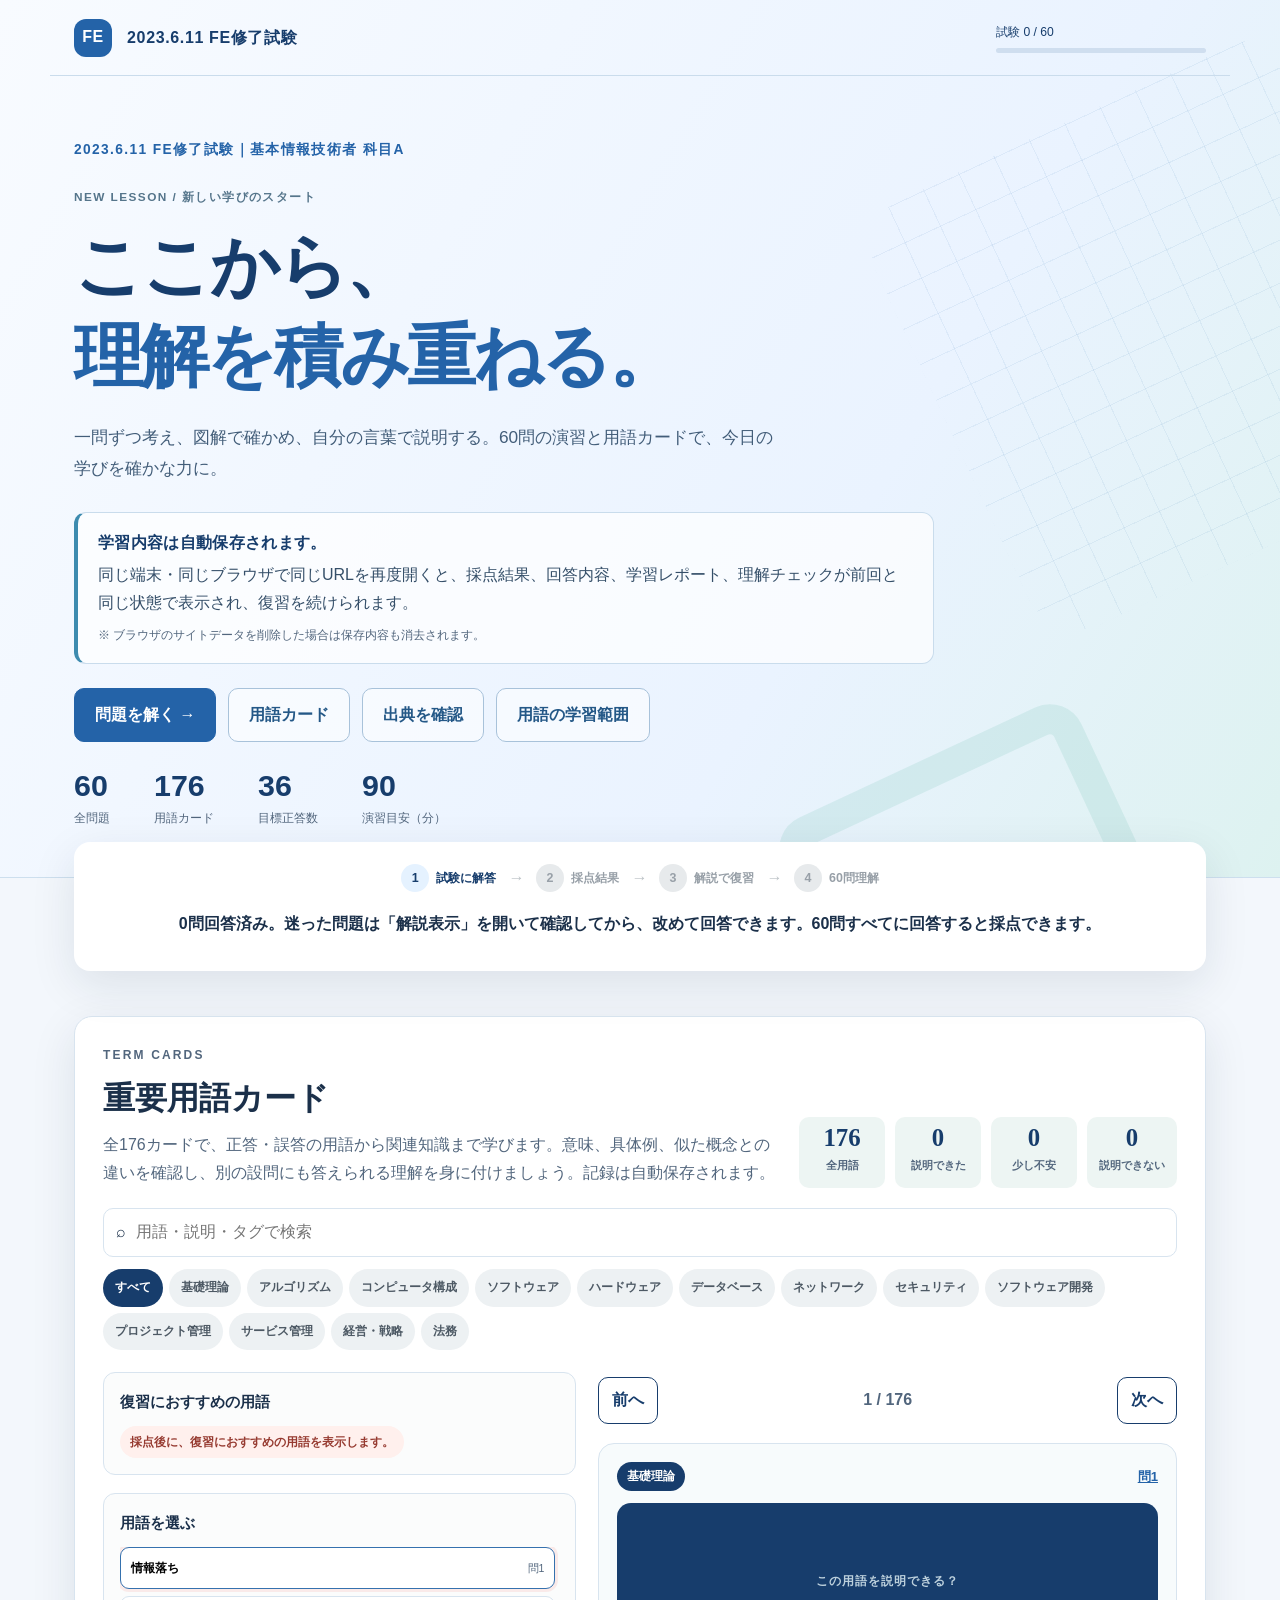
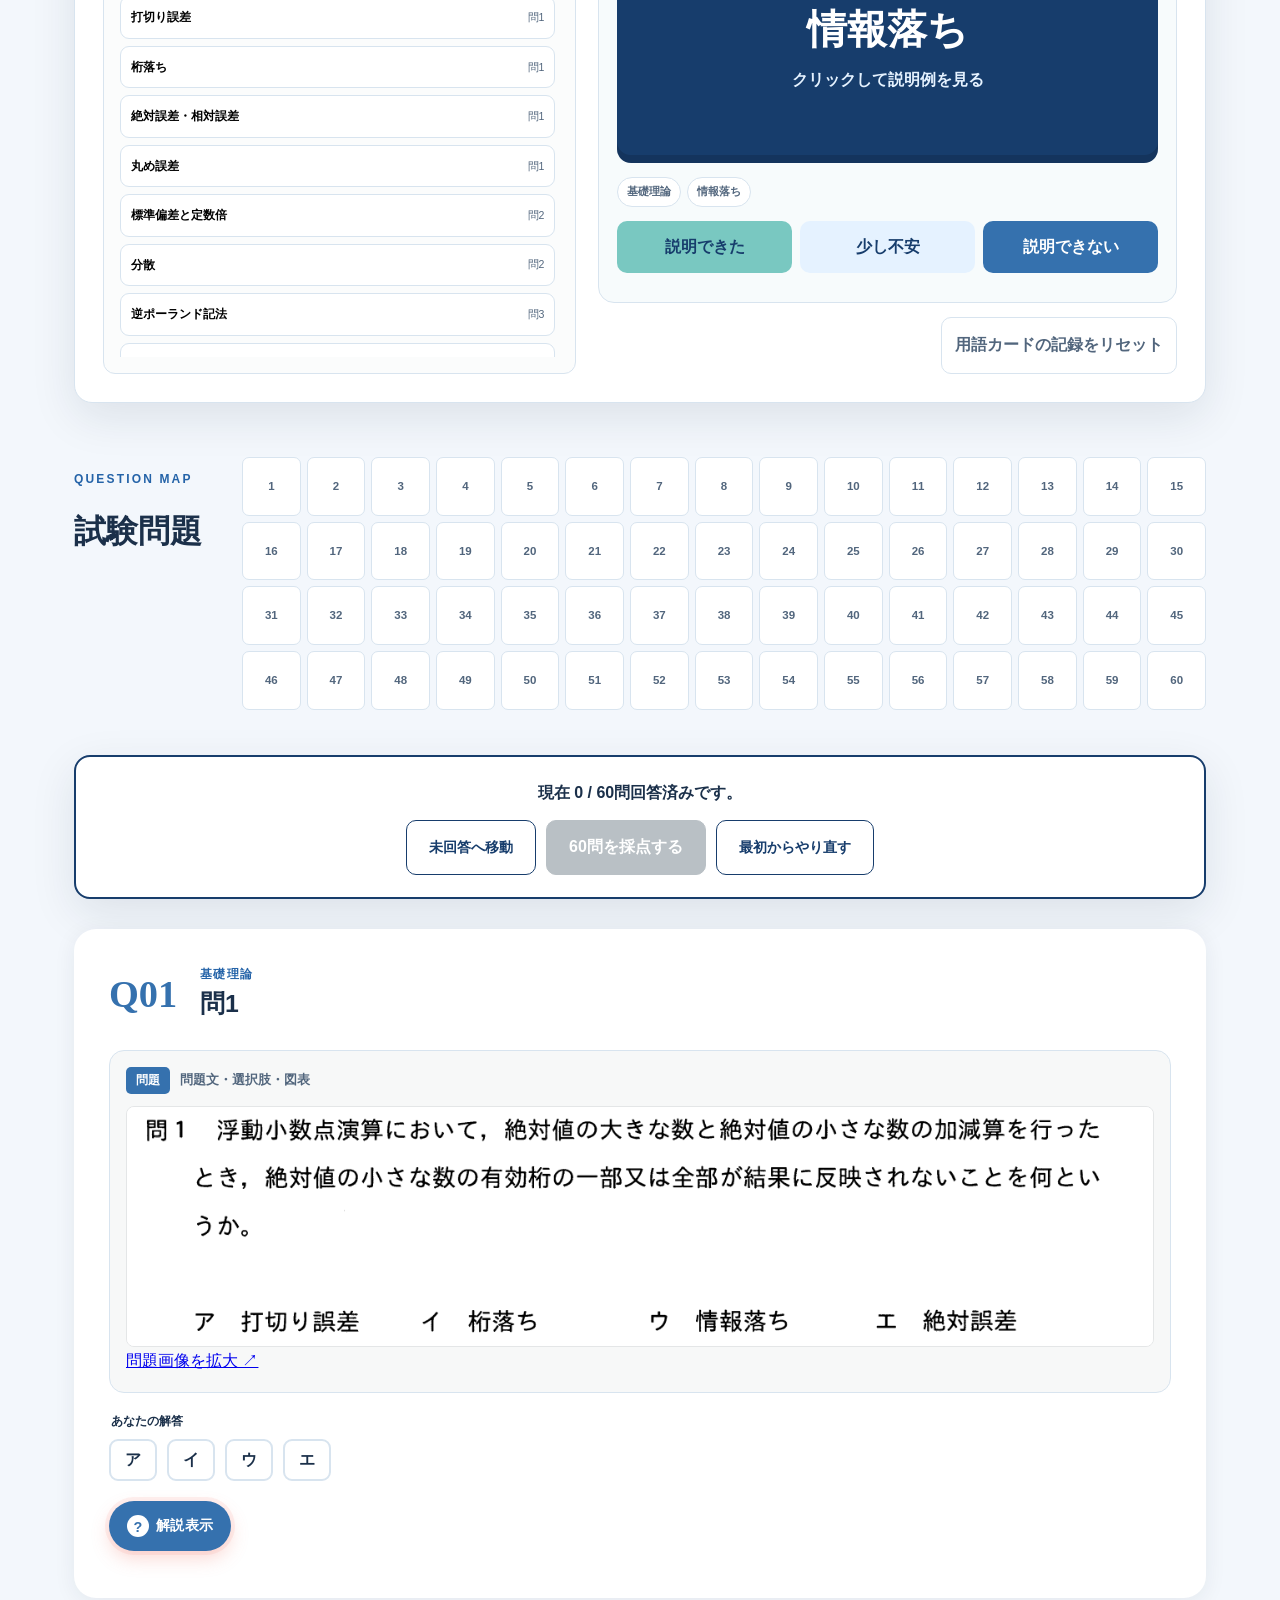
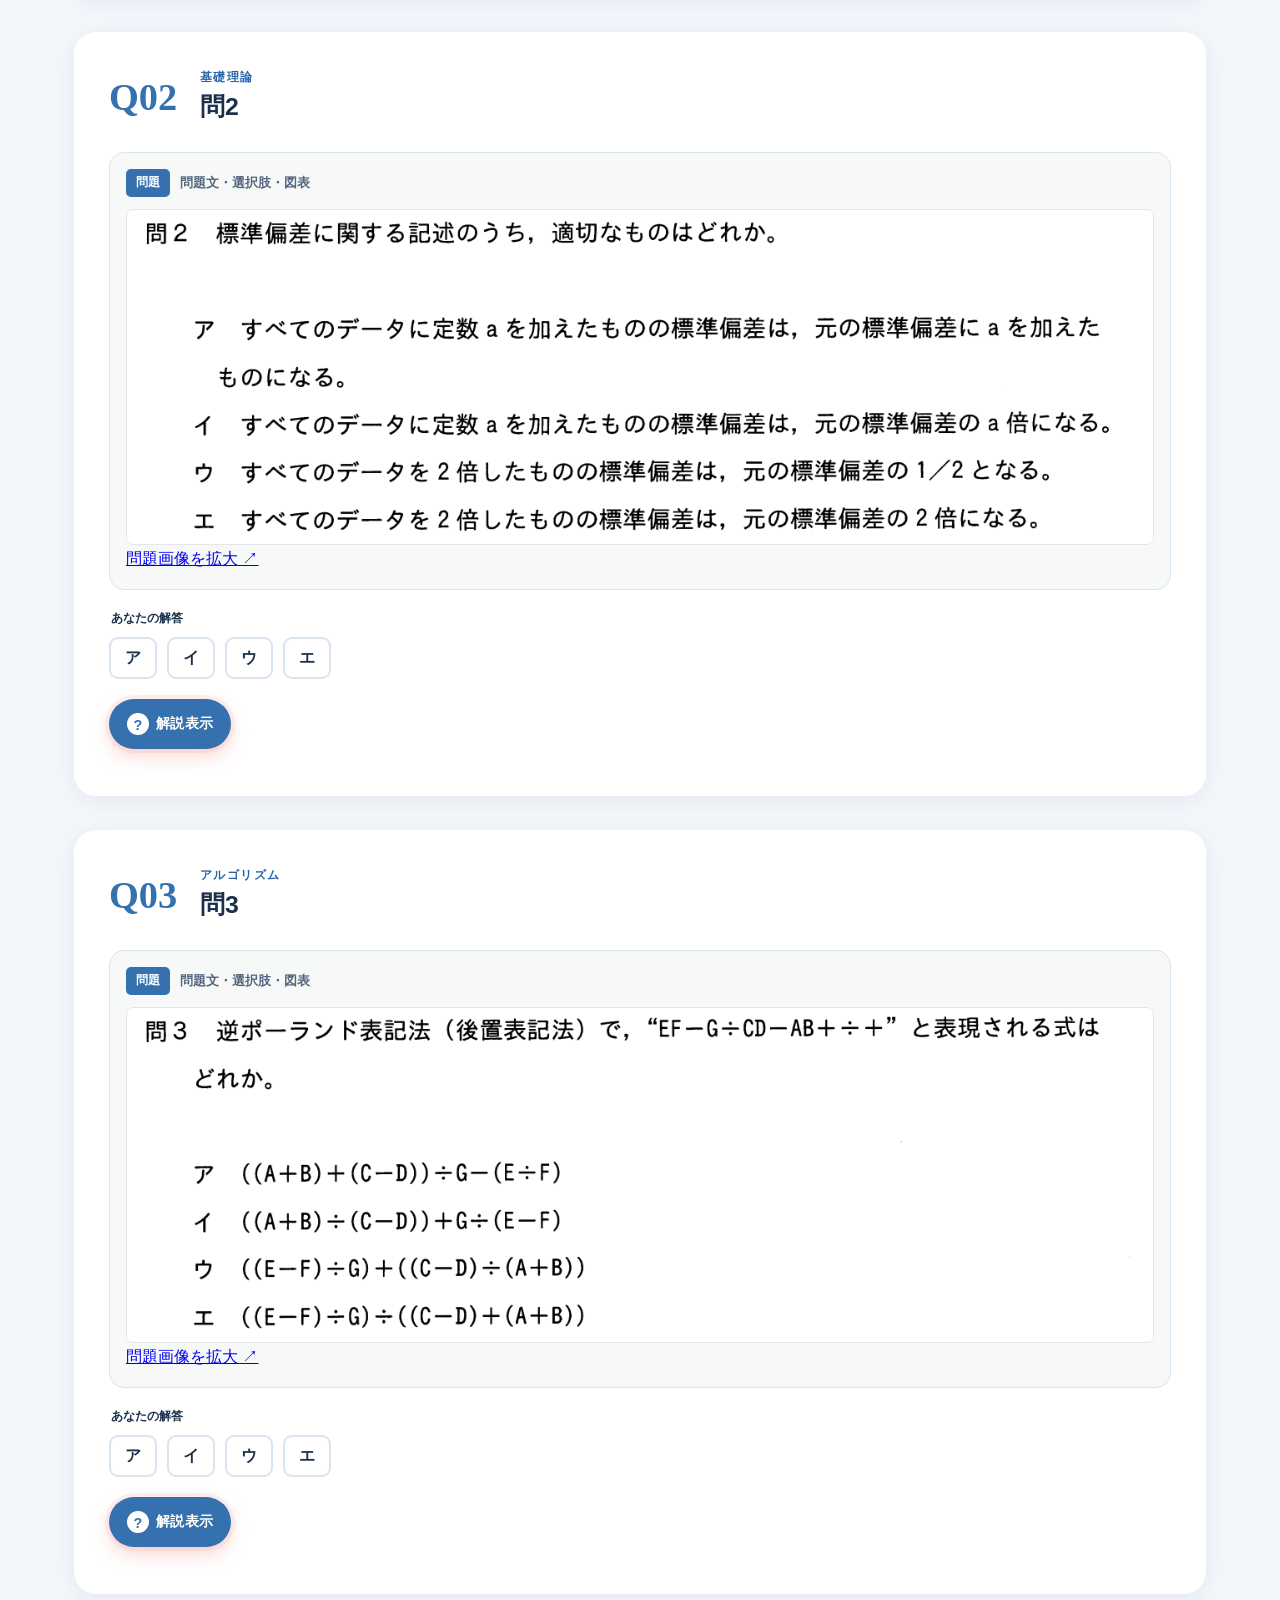
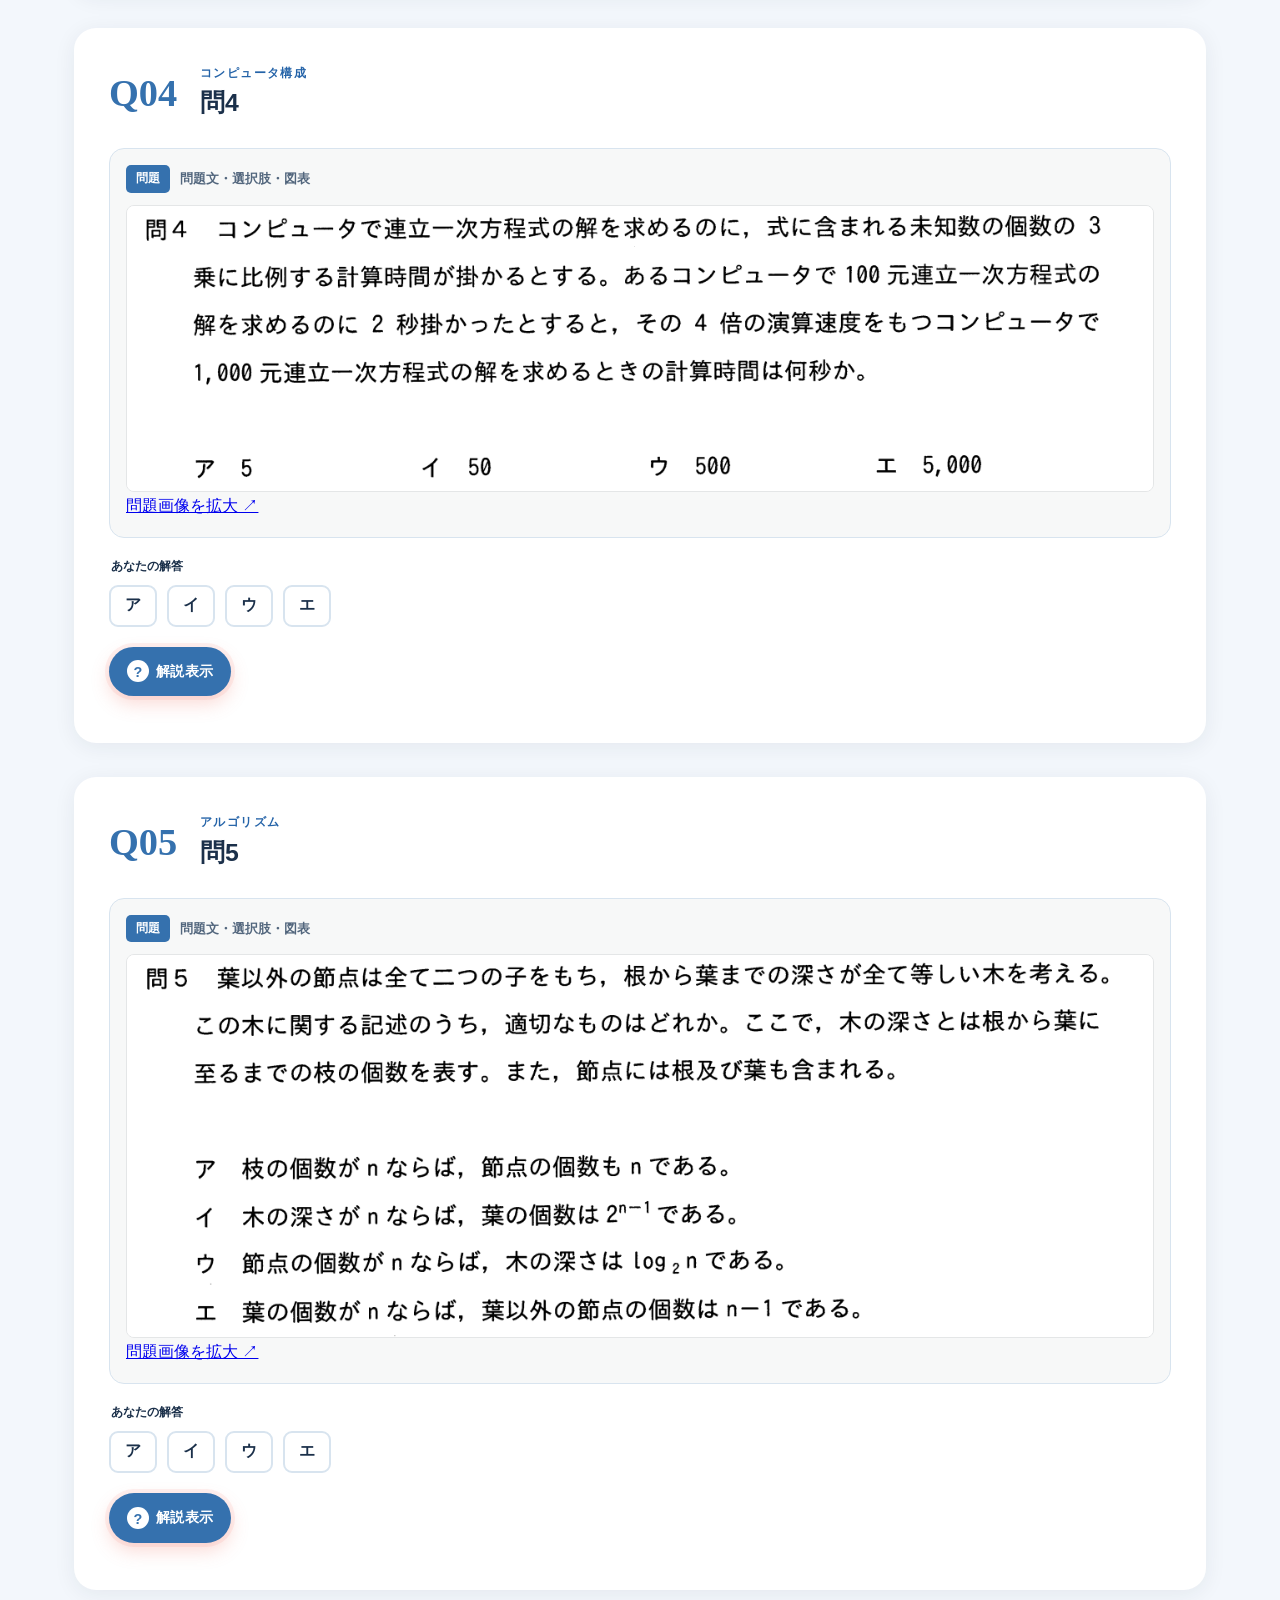
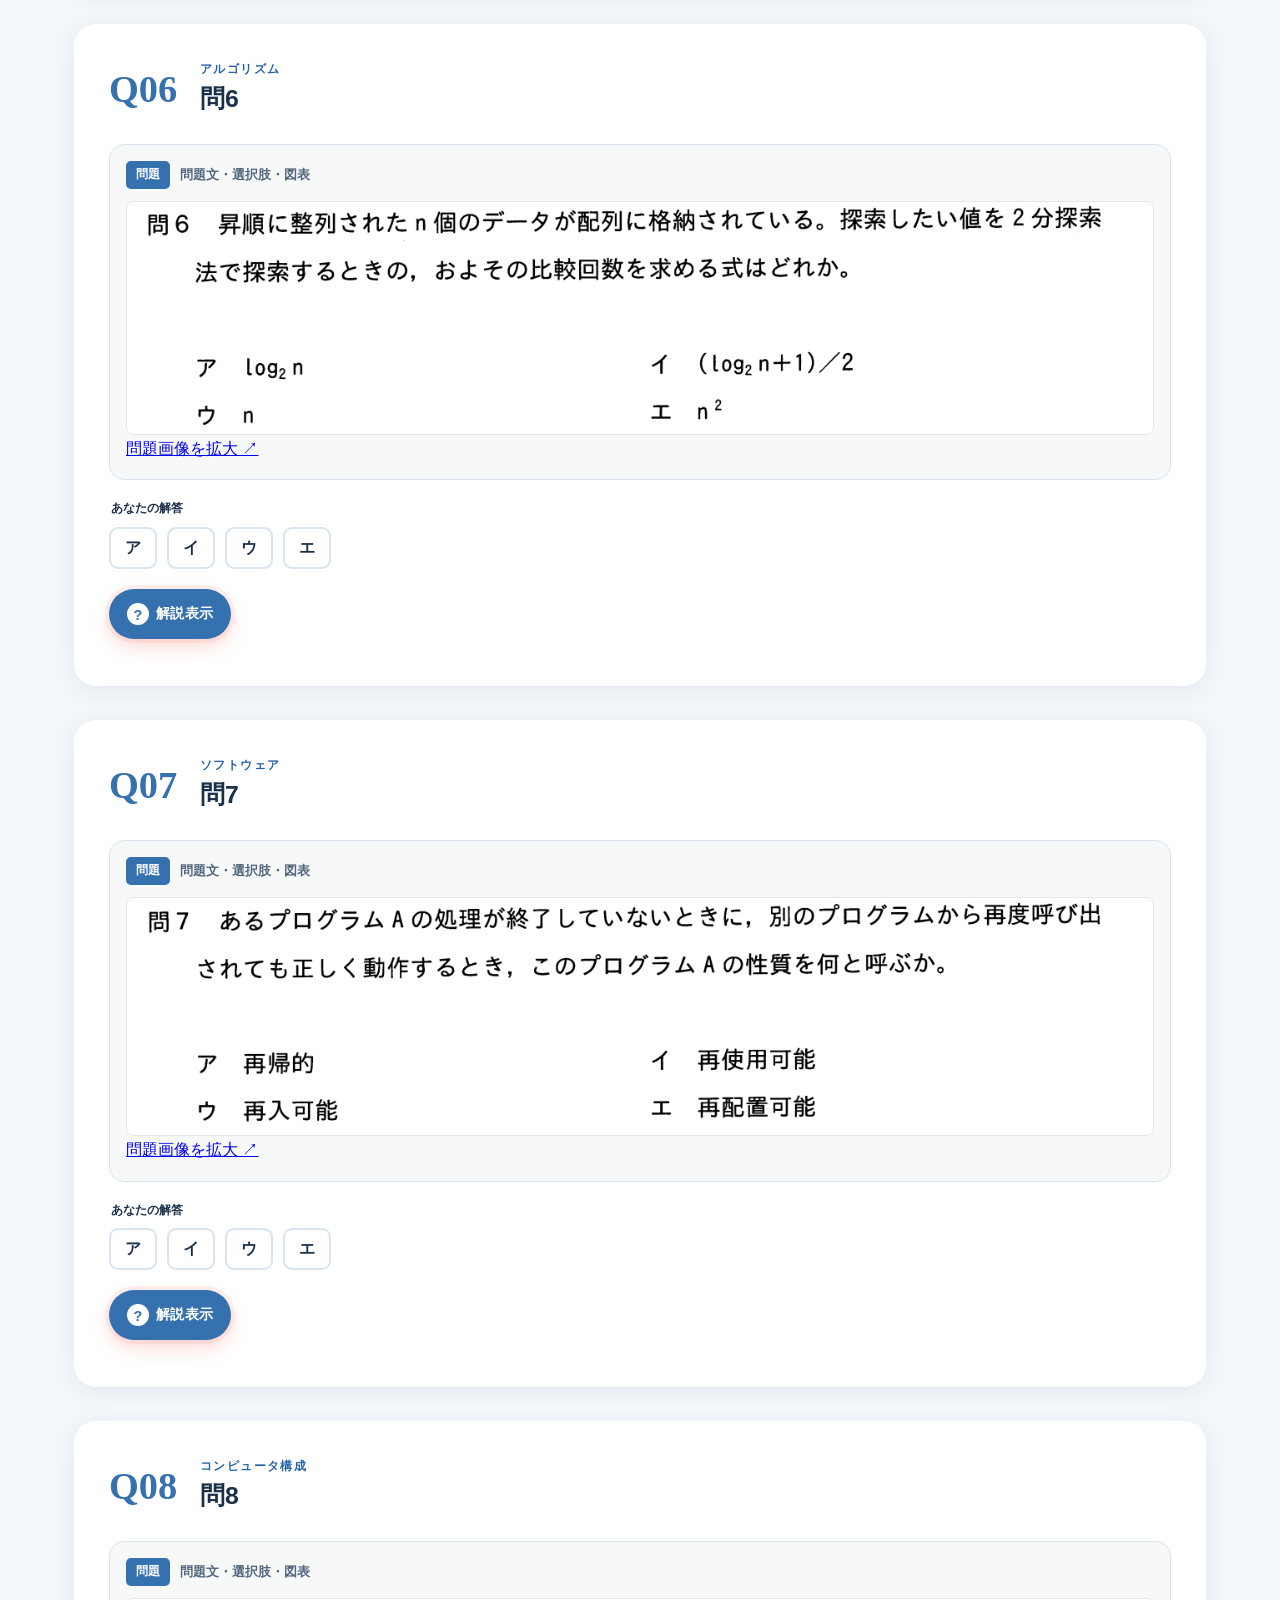
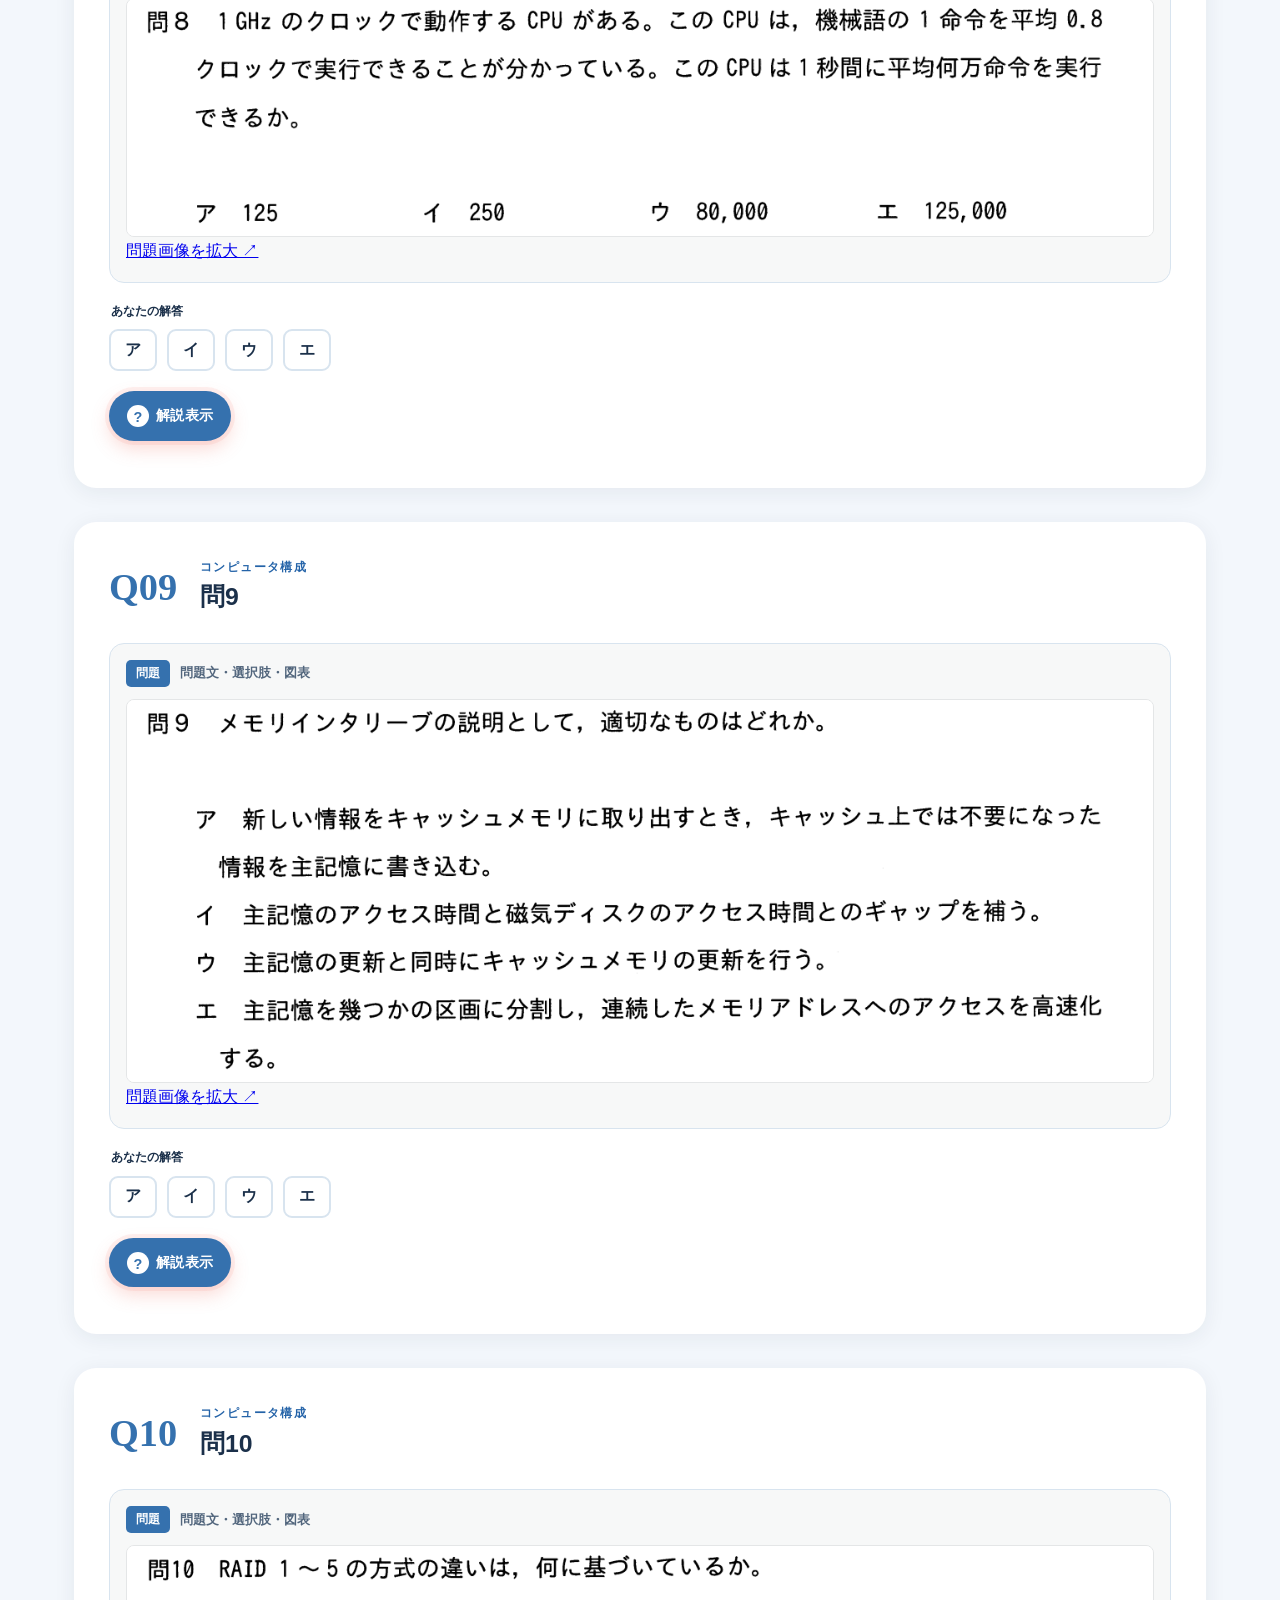
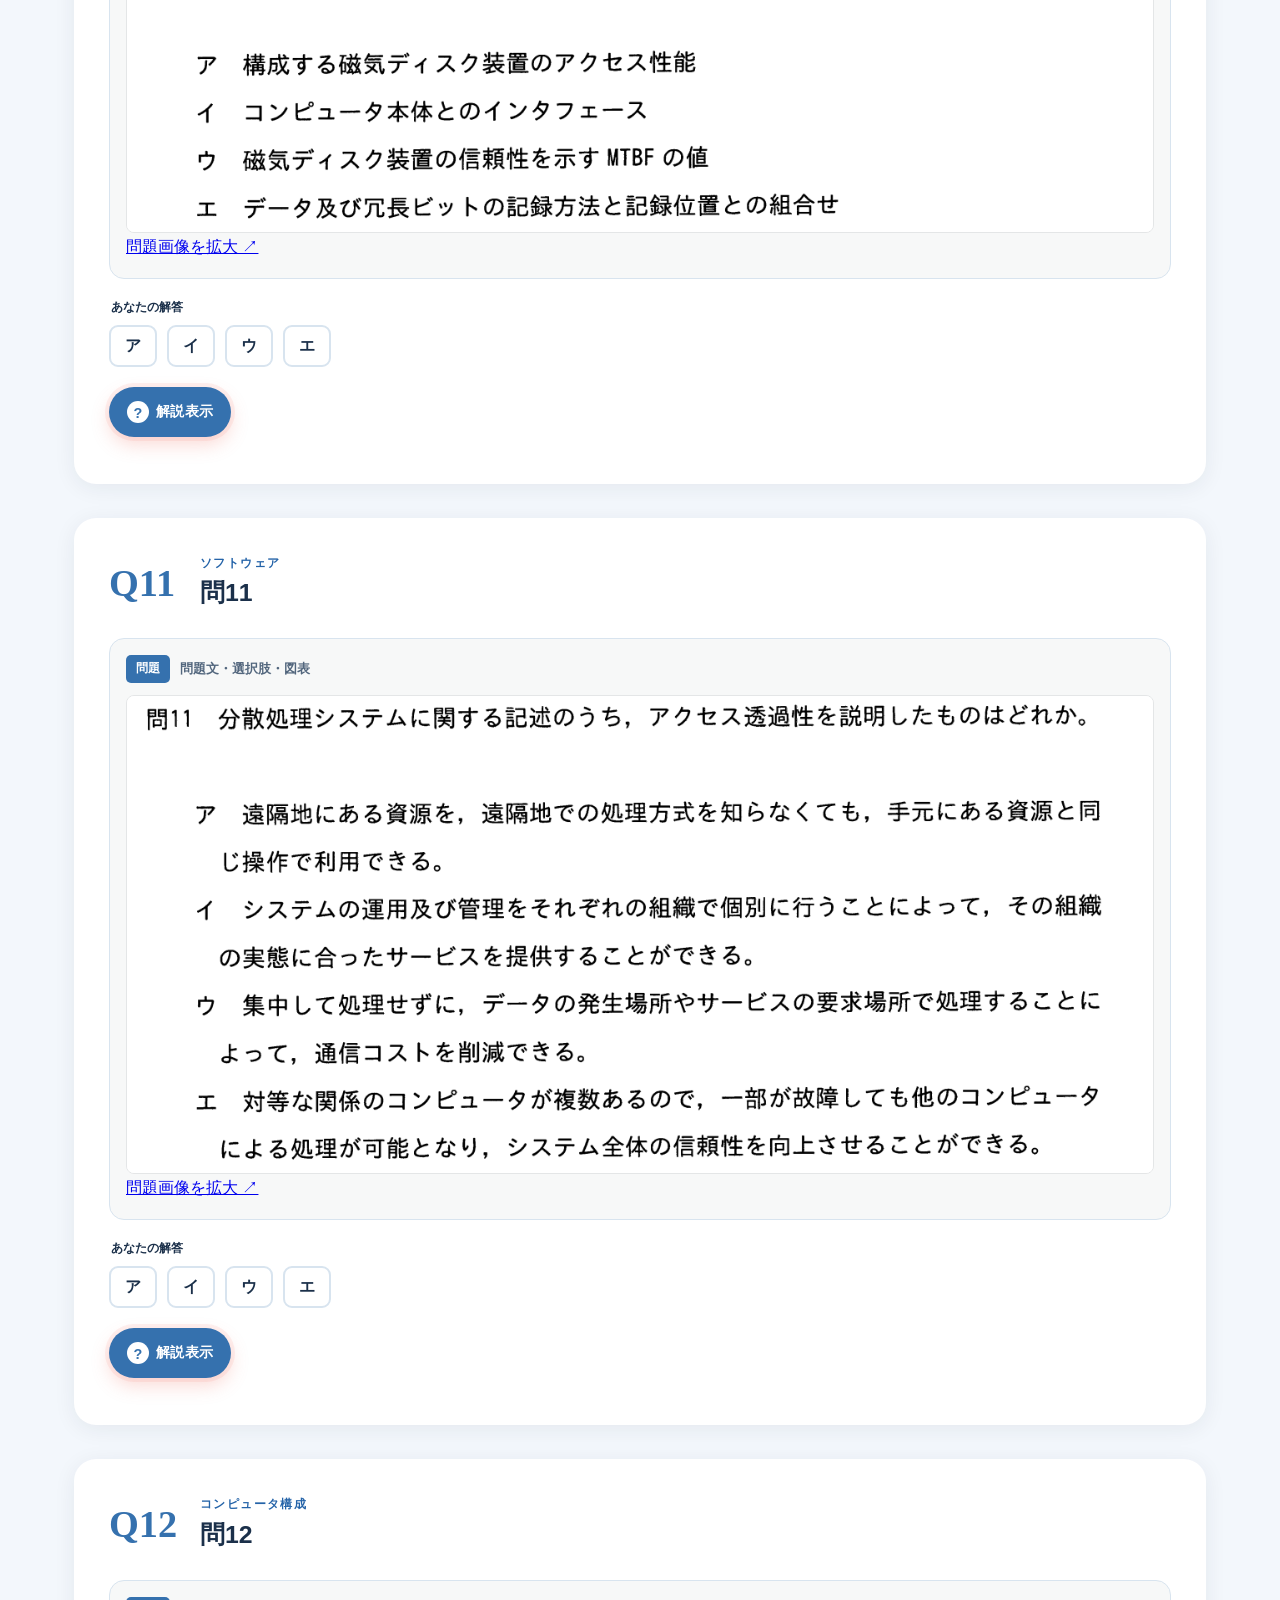
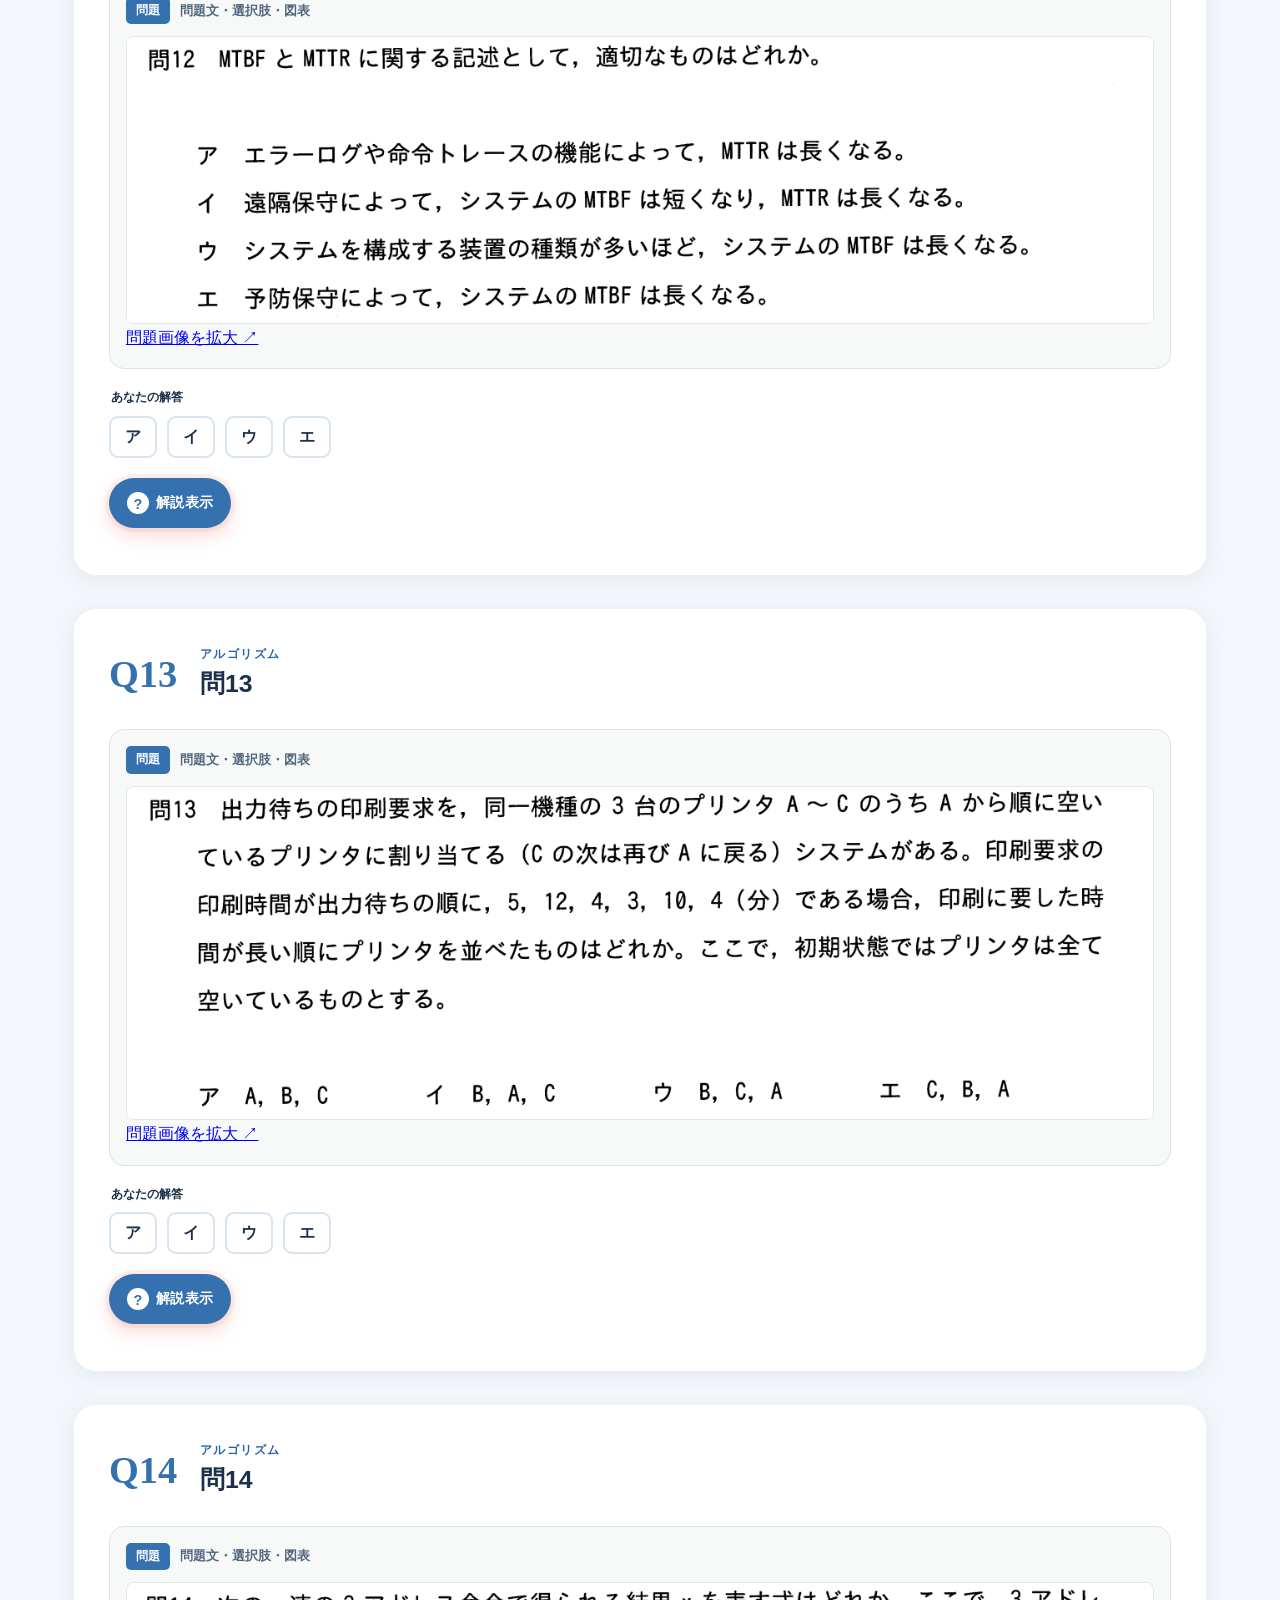
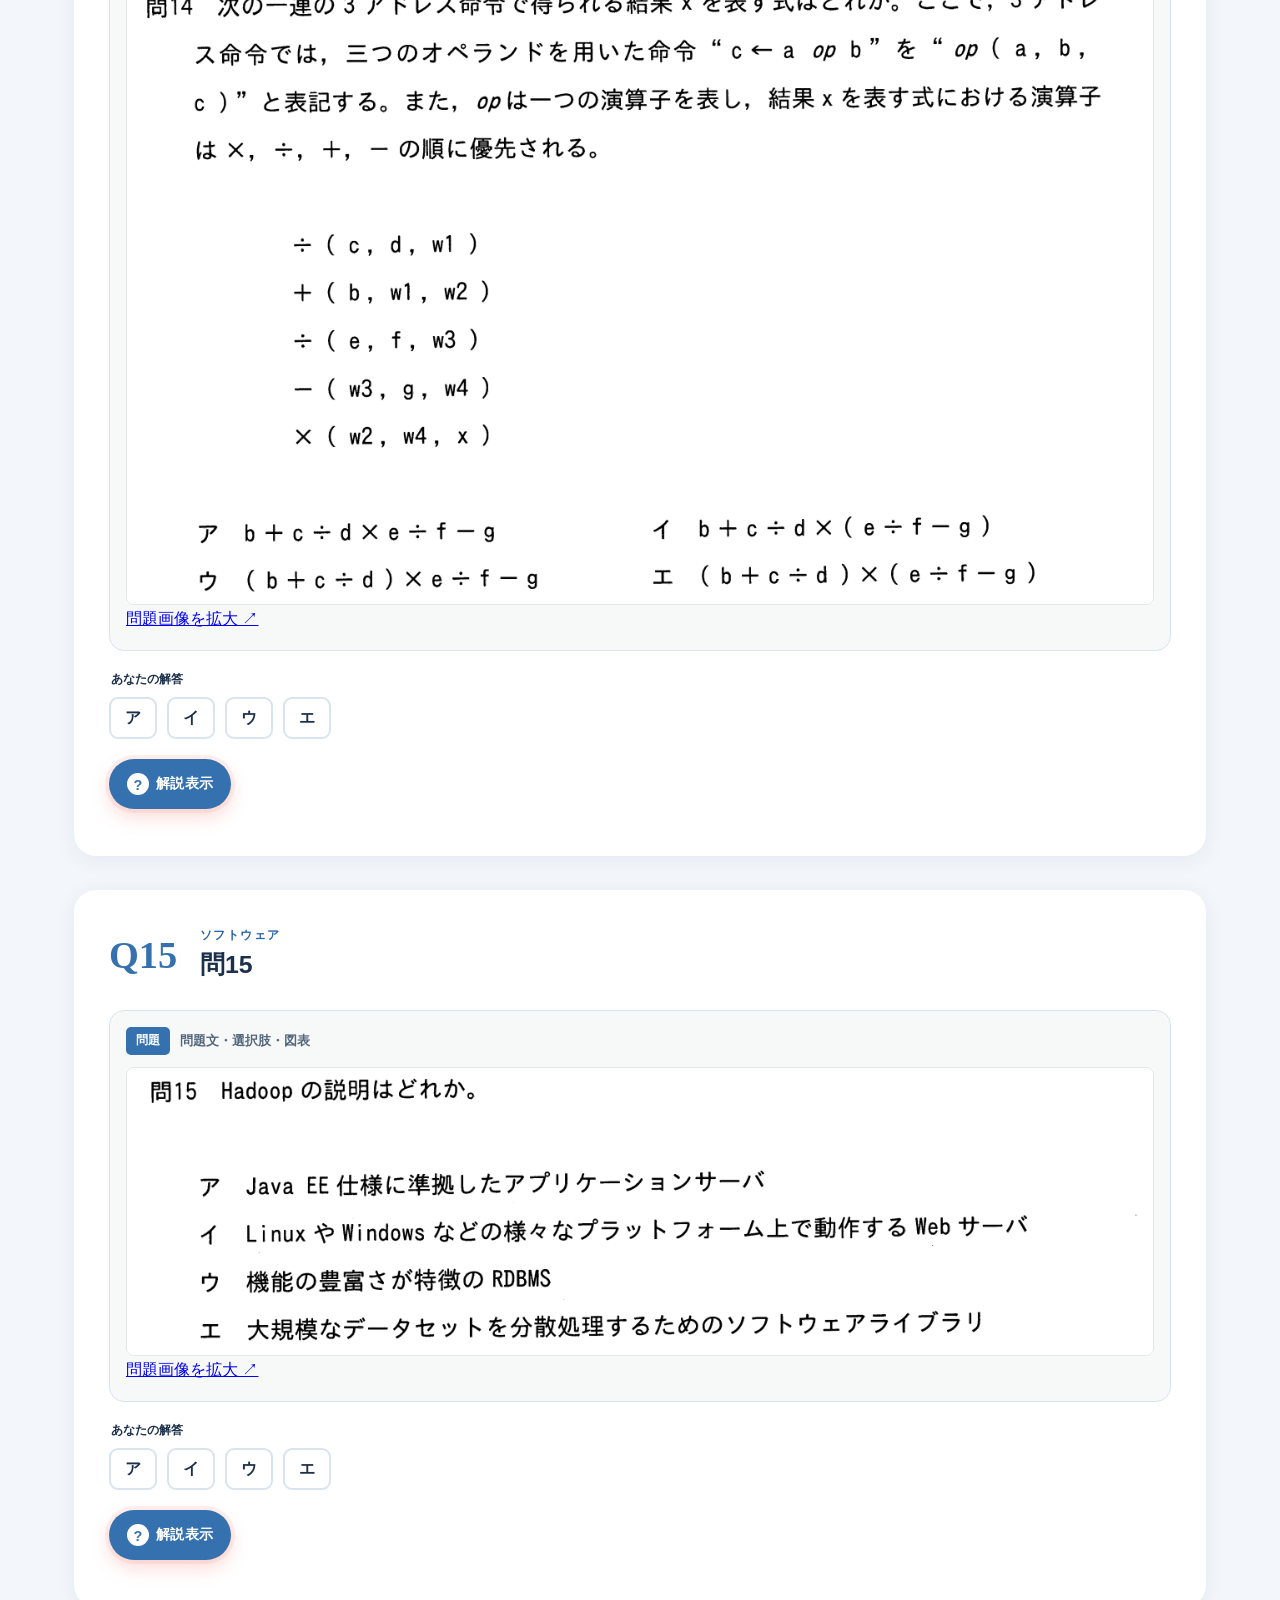
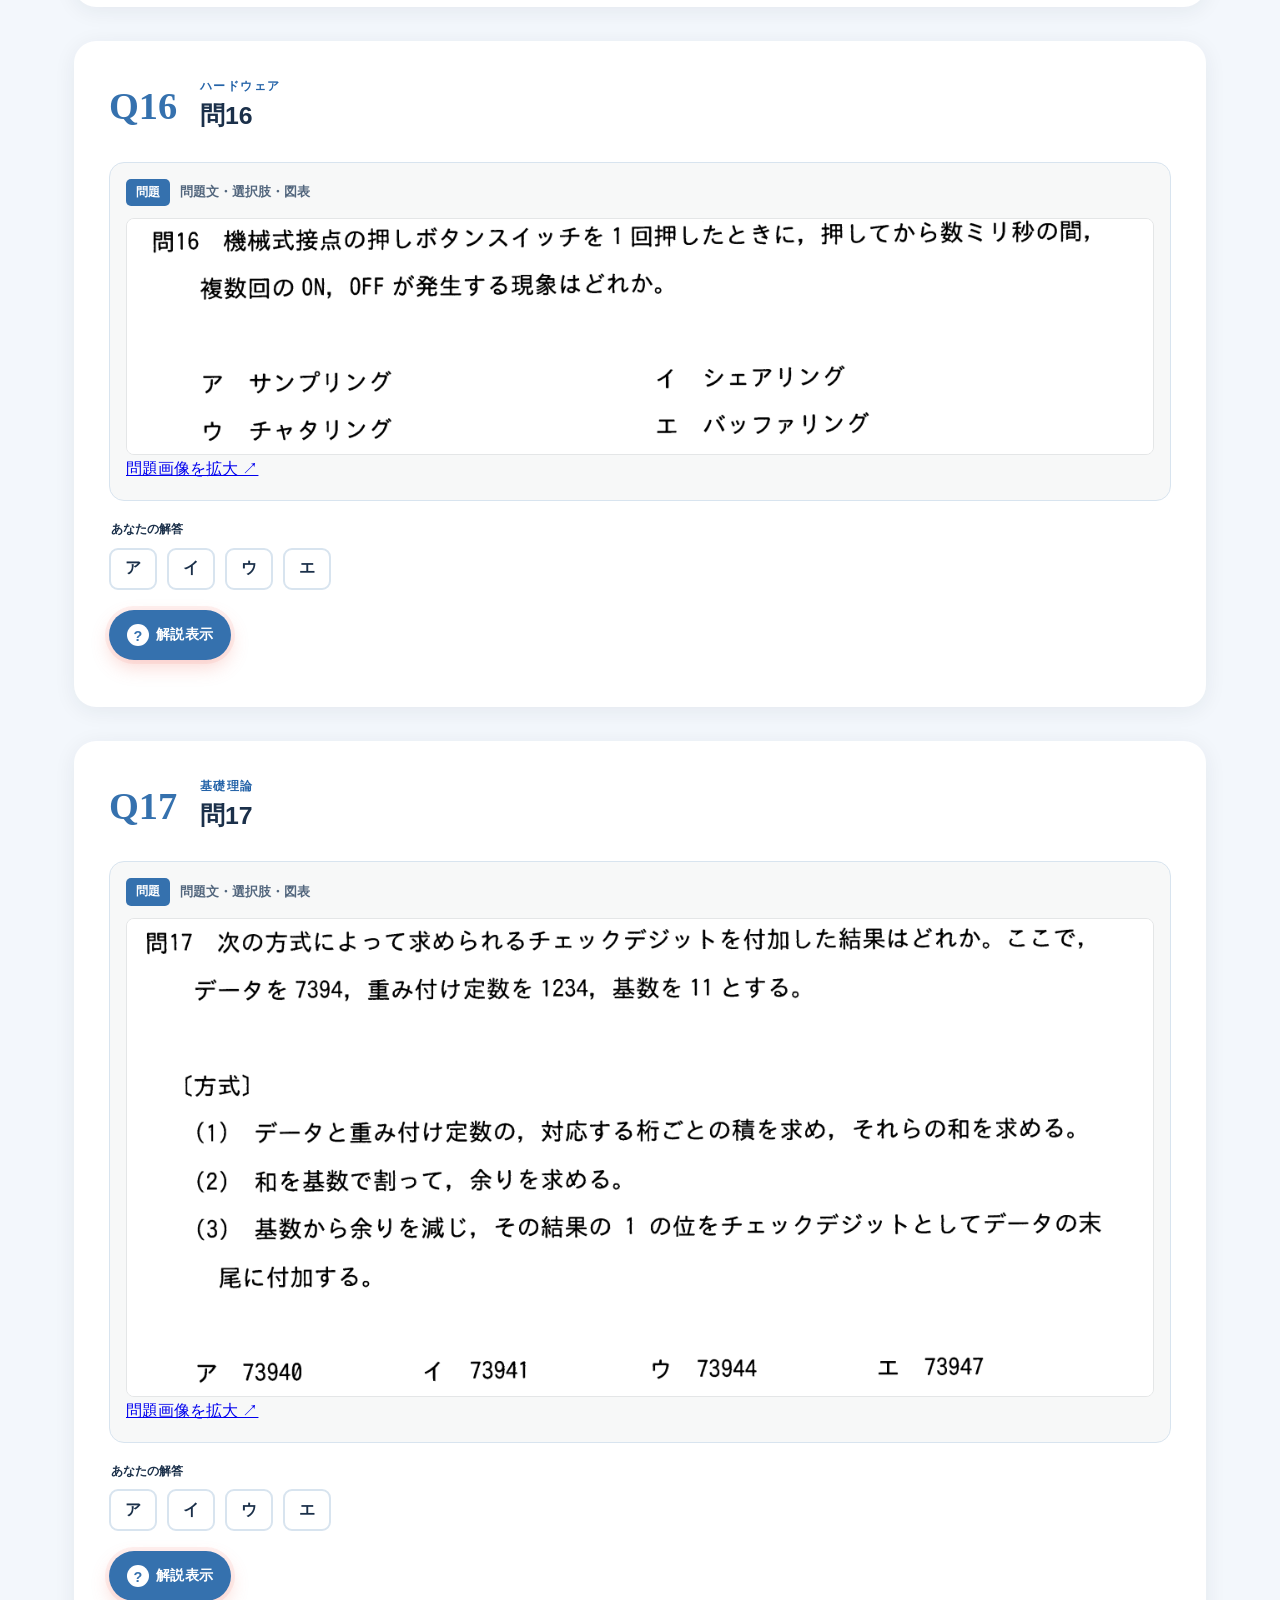
<file: index.html>
<!doctype html>
<html lang="ja">
<head>
  <meta charset="utf-8">
  <meta name="viewport" content="width=device-width, initial-scale=1">
  <meta name="description" content="2023.6.11 FE修了試験・基本情報技術者 科目A・全60問の試験演習と図解復習">
  <title>2023.6.11 FE修了試験｜問題演習と図解復習</title>
  <link rel="stylesheet" href="styles.css?v=20261010-01">
  <link rel="stylesheet" href="visuals.css?v=20261010-01">
  <link rel="stylesheet" href="flow.css?v=20261010-01">
  <link rel="stylesheet" href="report.css?v=20261010-01">
  <link rel="stylesheet" href="terms.css?v=20261010-01">
  <link rel="stylesheet" href="classroom.css?v=20261010-01">
</head>
<body>
  <header class="hero">
    <nav class="topbar">
      <a class="brand" href="#top"><span>FE</span> 2023.6.11 FE修了試験</a>
      <div class="progress-wrap" aria-label="進捗">
        <span id="progressText">試験 0 / 60</span>
        <div class="progress"><i id="progressBar"></i></div>
      </div>
    </nav>
    <div class="hero-inner" id="top">
      <p class="eyebrow">2023.6.11 FE修了試験｜基本情報技術者 科目A</p>
      <p class="lesson-label">NEW LESSON / 新しい学びのスタート</p><h1>ここから、<br><em>理解を積み重ねる。</em></h1>
      <p class="lead">一問ずつ考え、図解で確かめ、自分の言葉で説明する。60問の演習と用語カードで、今日の学びを確かな力に。</p>
      <p class="save-note">
        <strong>学習内容は自動保存されます。</strong>
        同じ端末・同じブラウザで同じURLを再度開くと、採点結果、回答内容、学習レポート、理解チェックが前回と同じ状態で表示され、復習を続けられます。
        <small>※ ブラウザのサイトデータを削除した場合は保存内容も消去されます。</small>
      </p>
      <nav class="quick-links" aria-label="学習メニュー"><a href="#q1">問題を解く →</a><a href="#termLearning">用語カード</a><a href="source-map.html">出典を確認</a><a href="term-coverage.html">用語の学習範囲</a></nav><div class="hero-stats">
        <div><strong>60</strong><span>全問題</span></div>
        <div><strong>176</strong><span>用語カード</span></div>
        <div><strong>36</strong><span>目標正答数</span></div>
        <div><strong>90</strong><span>演習目安（分）</span></div>
      </div>
    </div>
  </header>

  <main>
    <section id="resultsTop" class="phase-panel">
      <div id="phaseSteps" class="phase-steps">
        <div data-step="exam"><b>1</b><span>試験に解答</span></div>
        <i>→</i>
        <div data-step="score"><b>2</b><span>採点結果</span></div>
        <i>→</i>
        <div data-step="review"><b>3</b><span>解説で復習</span></div>
        <i>→</i>
        <div data-step="complete"><b>4</b><span>60問理解</span></div>
      </div>
      <div id="phaseMessage" class="phase-message"></div>
      <div class="phase-actions retry-grade-area" hidden>
        <button class="primary" type="button" data-action="retry-grade">再回答を採点する</button>
      </div>
      <div id="scoreSummary" class="score-summary" hidden></div>
      <div id="answerLegend" class="answer-legend" hidden>
        <span><i class="correct"></i>緑：正解</span>
        <span><i class="wrong"></i>赤：不正解</span>
        <span><i class="understood"></i>枠線：理解チェック済み</span>
      </div>
    </section>

    <section id="learningReport" class="learning-report" hidden>
      <div class="report-heading">
        <p class="section-kicker">FIRST ATTEMPT REPORT</p>
        <h2>初回採点の学習レポート</h2>
        <p id="reportDate"></p>
      </div>
      <div class="report-grid">
        <section><h3>分野別正答率</h3><div id="fieldStats" class="field-stats"></div></section>
        <section class="strength-card"><h3>得意分野・苦手分野</h3><div id="strengthWeakness"></div></section>
      </div>
      <section class="retest-card">
        <h3>1週間後にもう一度解きたい問題</h3>
        <p id="retestDate"></p>
        <div id="retestQuestions" class="retest-questions"></div>
      </section>
      <section class="keywords-card">
        <h3>この試験問題で覚えたい重要ワード</h3>
        <div id="importantWords" class="important-words"></div>
      </section>
    </section>

    <section id="reviewToolbar" class="toolbar" aria-label="復習問題の絞り込み" hidden>
      <label class="search"><span>⌕</span><input id="searchInput" type="search" placeholder="用語・問題番号で検索"></label>
      <div id="filters" class="filters"></div>
      <label class="toggle"><input id="onlyUnlearned" type="checkbox"><span>未理解だけ</span></label>
    </section>

    <section id="termLearning" class="term-learning">
      <div class="term-head">
        <div>
          <p class="section-kicker">TERM CARDS</p>
          <h2>重要用語カード</h2>
          <p>全176カードで、正答・誤答の用語から関連知識まで学びます。意味、具体例、似た概念との違いを確認し、別の設問にも答えられる理解を身に付けましょう。記録は自動保存されます。</p>
        </div>
        <div id="termStats" class="term-stats" aria-label="用語カードの進捗"></div>
      </div>
      <div class="term-tools">
        <label class="search"><span>⌕</span><input id="termSearch" type="search" placeholder="用語・説明・タグで検索"></label>
        <div id="termFilters" class="term-filters"></div>
      </div>
      <div class="term-layout">
        <aside class="term-side">
          <section class="term-weak">
            <h3>復習におすすめの用語</h3>
            <div id="termWeakLinks" class="term-weak-links"></div>
          </section>
          <section class="term-list-wrap"><h3>用語を選ぶ</h3><div id="termList" class="term-list"></div></section>
        </aside>
        <section class="term-study" aria-label="用語カード学習">
          <div class="term-nav">
            <button id="termPrev" type="button">前へ</button>
            <span id="termPosition"></span>
            <button id="termNext" type="button">次へ</button>
          </div>
          <div id="termCard" class="term-card"></div>
          <button id="termReset" class="term-reset" type="button">用語カードの記録をリセット</button>
        </section>
      </div>
    </section>

    <section class="overview">
      <div><p class="section-kicker">QUESTION MAP</p><h2 id="listTitle">試験問題</h2></div>
      <div id="questionMap" class="question-map" aria-label="問題番号一覧"></div>
    </section>

    <section class="exam-control-area" data-exam-controls>
      <p data-exam-message>60問すべてに回答すると採点できます。</p>
      <div class="exam-control-buttons">
        <button type="button" data-action="unanswered">未回答へ移動</button>
        <button class="primary" type="button" data-action="submit" disabled>60問を採点する</button>
        <button type="button" data-action="reset">最初からやり直す</button>
      </div>
    </section>

    <section id="questions" class="questions"></section>
    <p id="emptyState" class="empty" hidden>条件に一致する問題がありません。</p>
    <section class="exam-control-area retry-grade-area" hidden>
      <p>再回答を選び終えたら採点してください。</p>
      <div class="exam-control-buttons">
        <button class="primary" type="button" data-action="retry-grade">再回答を採点する</button>
      </div>
    </section>
    <section class="exam-control-area" data-exam-controls>
      <p data-exam-message>60問すべてに回答すると採点できます。</p>
      <div class="exam-control-buttons">
        <button type="button" data-action="unanswered">未回答へ移動</button>
        <button class="primary" type="button" data-action="submit" disabled>60問を採点する</button>
        <button type="button" data-action="reset">最初からやり直す</button>
      </div>
    </section>
  </main>

  <footer>
    <div class="footer-notes"><p class="release-version">教材バージョン：20261010-01（2023.6.11版）</p>
      <p>2023.6.11 FE修了試験（基本情報技術者 科目A）・学習用解説</p>
      <p class="source-note">問題画像：提供された tokurei_Mondai_20230611_FE.pdf（P.2～26）。正答：提供された tokurei_ans_20230611_FE.pdf。解説・図解・用語カードは学習用に作成した教材です。</p>
    </div>
    <div class="footer-links">
      <a href="#termLearning">重要用語カード</a>
      <a href="reference-map.html">参考問題対応表</a>
      <a href="source-map.html">出典の分析</a>
      <a href="#top">ページ上部へ ↑</a><button type="button" data-action="reset">解答記録をリセット</button>
    </div>
  </footer>

  <template id="questionTemplate">
    <article class="question-card">
      <div class="card-head">
        <div class="number"></div>
        <div class="heading"><p class="meta"></p><h2></h2></div>
        <label class="understand-check"><input type="checkbox"><span>理解できた</span></label>
      </div>
      <section class="problem-panel">
        <div class="problem-label"><span>問題</span><small>問題文・選択肢・図表</small></div>
        <img loading="lazy" alt="">
      </section>
      <fieldset class="answer-input">
        <legend>あなたの解答</legend>
        <label><input type="radio" value="ア"><span>ア</span></label>
        <label><input type="radio" value="イ"><span>イ</span></label>
        <label><input type="radio" value="ウ"><span>ウ</span></label>
        <label><input type="radio" value="エ"><span>エ</span></label>
      </fieldset>
      <div class="result-line"></div>
      <section class="review-content">
        <div class="answer-strip"><span>正解</span><strong></strong><p></p></div>
        <div class="card-grid">
          <div class="explanation">
            <h3>なぜこの答えになる？</h3>
            <p class="summary"></p>
            <ol class="reasoning"></ol>
            <div class="trap"><h3>ひっかけポイント</h3><p></p></div>
          </div>
          <figure class="visual"><div class="diagram"></div><figcaption></figcaption></figure>
        </div>
      </section>
    </article>
  </template>

  <dialog id="confirmDialog" class="confirm-dialog">
    <h2>60問を採点しますか？</h2>
    <p>採点後、初回に正答に至らなかった問題は正答を隠したまま再回答できます。解説はボタンで確認でき、再回答の正誤はその場では表示しません。</p>
    <div><button id="cancelSubmit" type="button">戻る</button><button id="confirmSubmit" class="primary" type="button">採点する</button></div>
  </dialog>

  <script src="questions.js?v=20261010-01"></script>
  <script src="terms.js?v=20261010-01"></script>
  <script src="app.js?v=20261010-01"></script>
  <script src="terms-ui.js?v=20261010-01"></script>
  <script src="learning.js?v=20261010-01"></script>
</body>
</html>
</file>
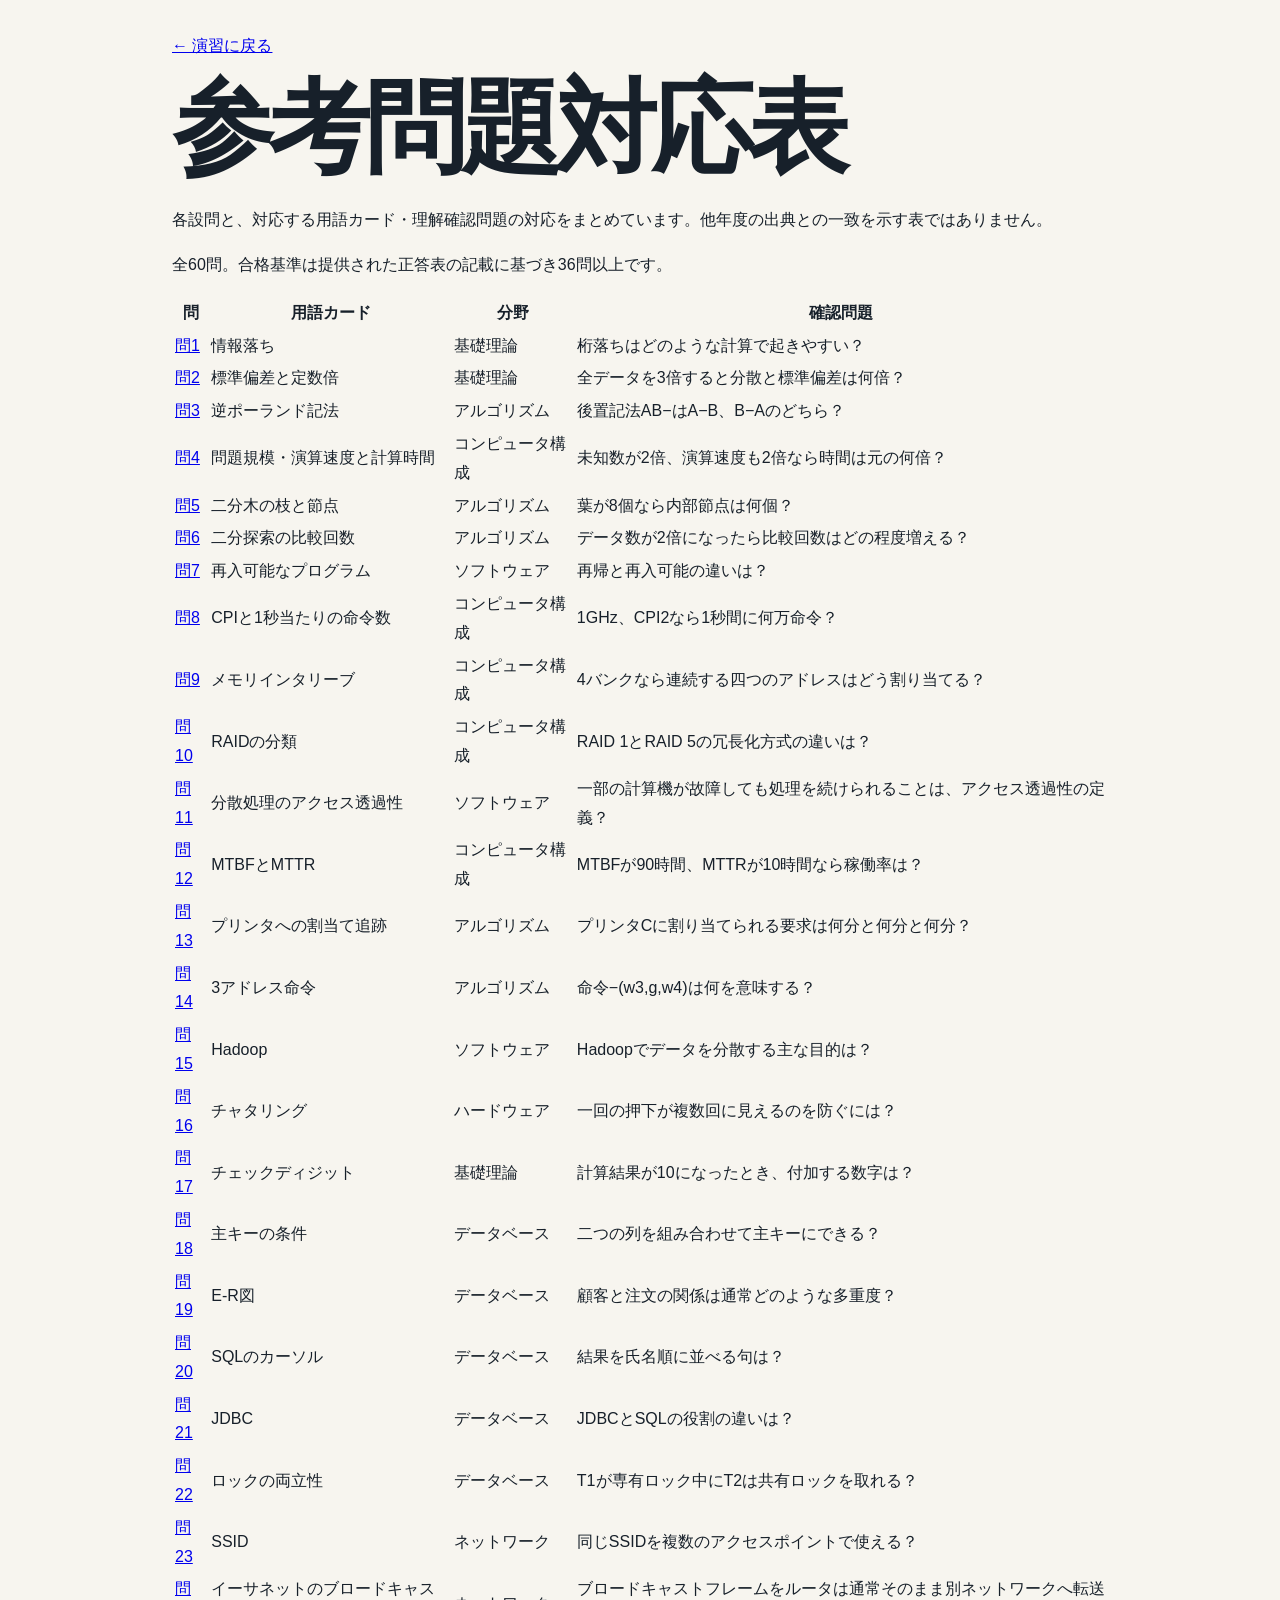
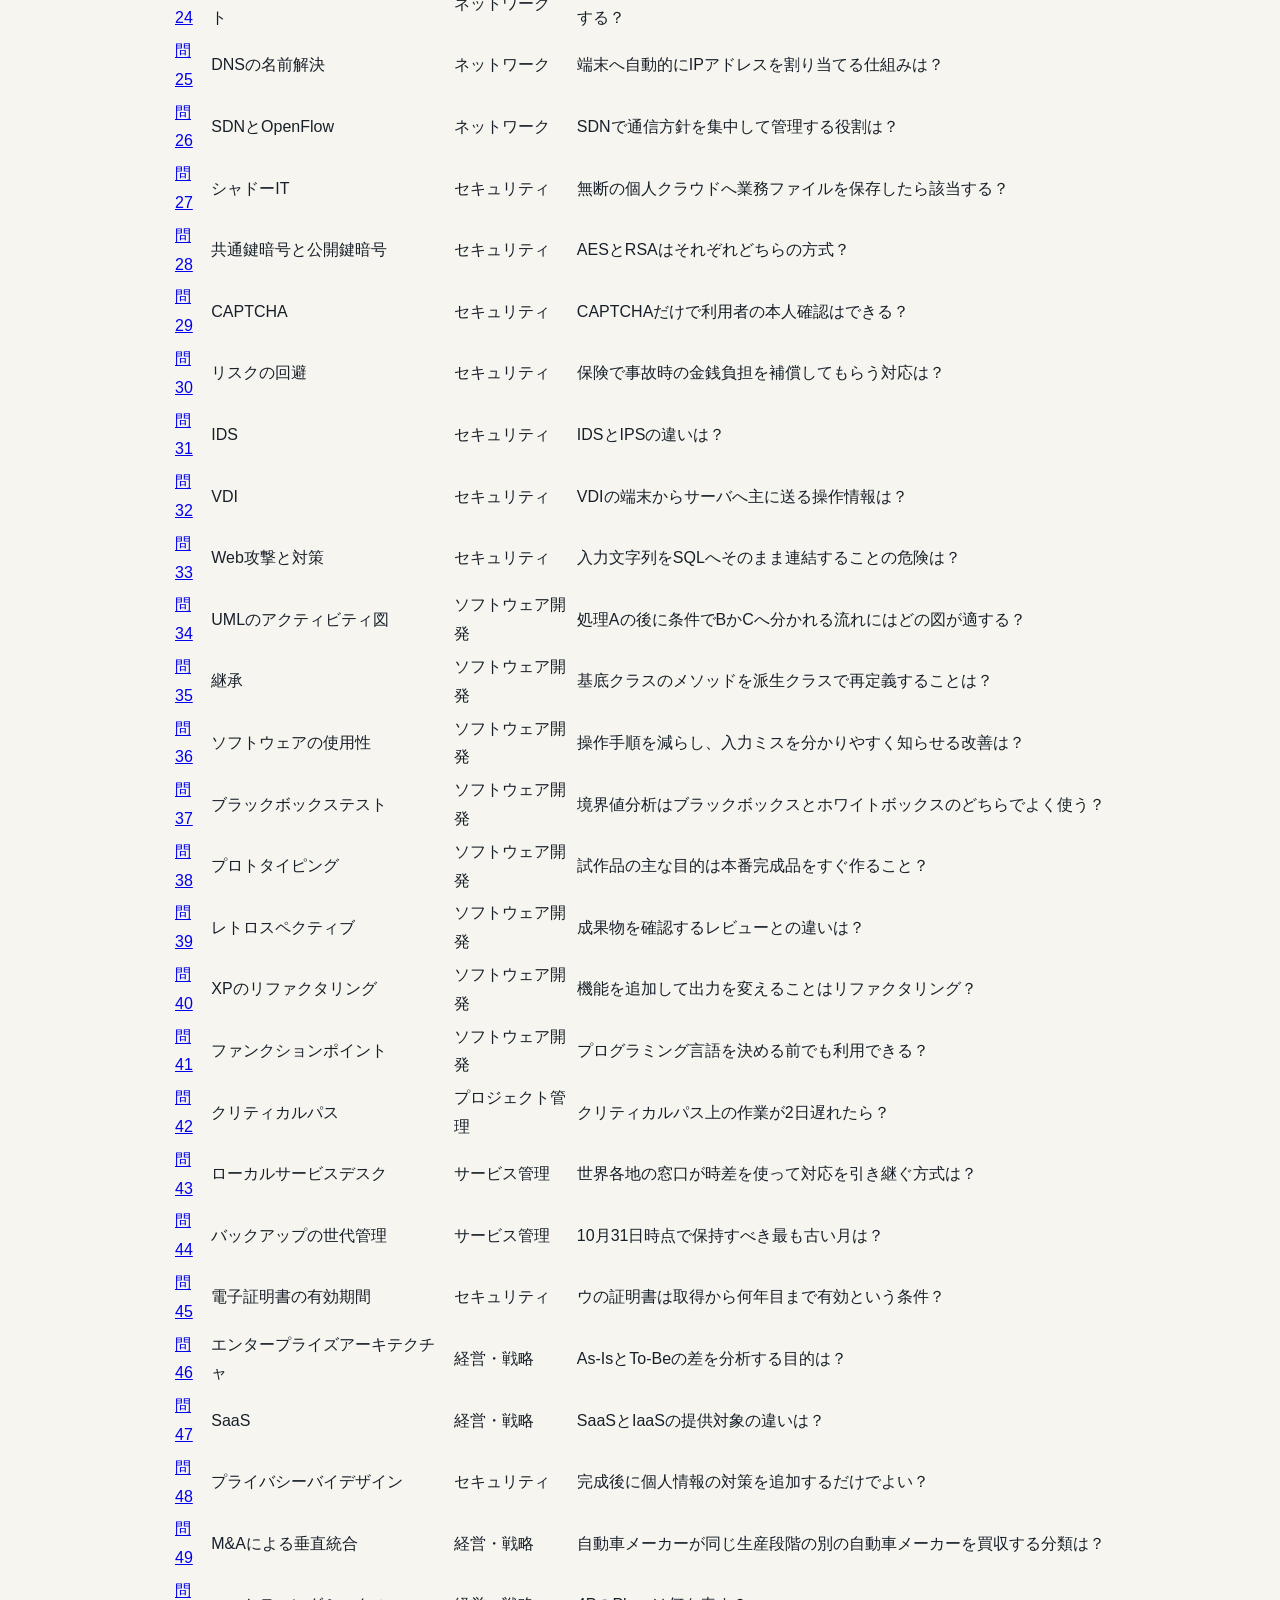
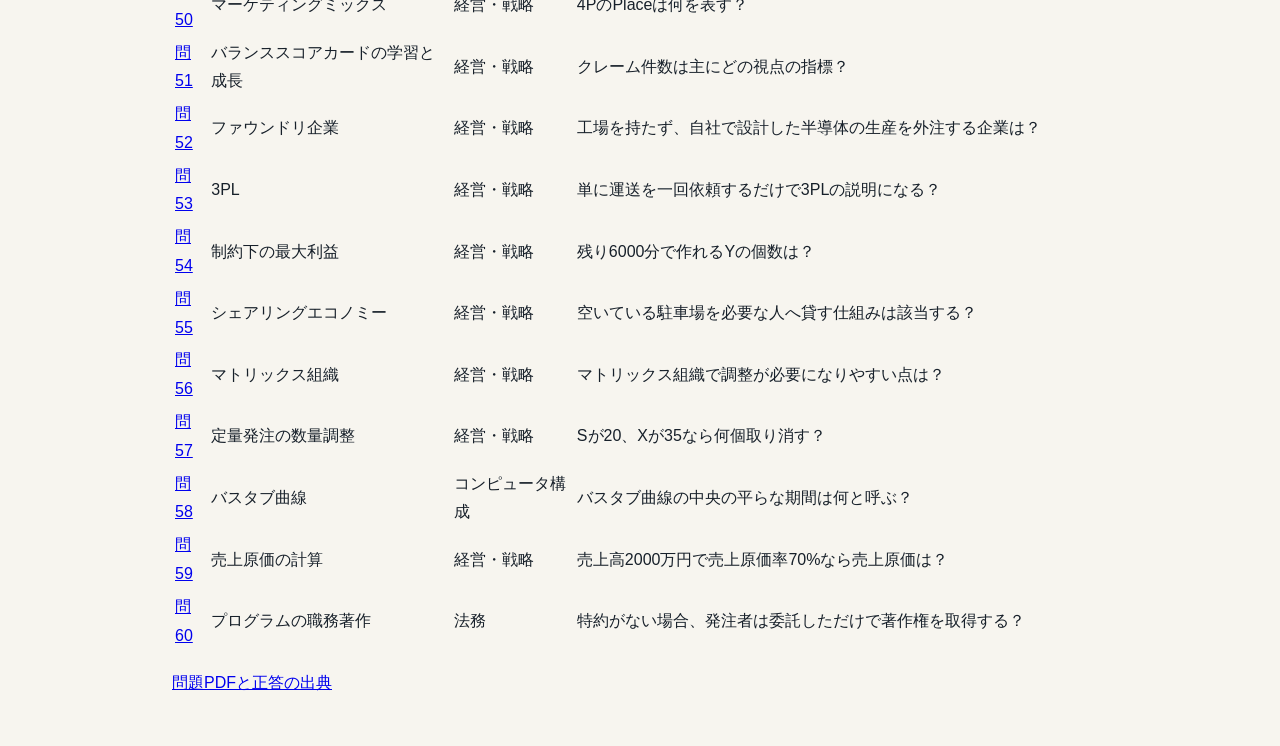
<file: reference-map.html>
<!doctype html><html lang="ja"><head><meta charset="utf-8"><meta name="viewport" content="width=device-width,initial-scale=1"><title>参考問題対応表｜2023.6.11 FE修了試験</title><link rel="stylesheet" href="styles.css"></head><body><main style="max-width:1000px;margin:auto;padding:32px"><a href="index.html">← 演習に戻る</a><h1>参考問題対応表</h1><p>各設問と、対応する用語カード・理解確認問題の対応をまとめています。他年度の出典との一致を示す表ではありません。</p><p>全60問。合格基準は提供された正答表の記載に基づき36問以上です。</p><div style="overflow-x:auto"><table><thead><tr><th>問</th><th>用語カード</th><th>分野</th><th>確認問題</th></tr></thead><tbody><tr><td><a href="index.html#q1">問1</a></td><td>情報落ち</td><td>基礎理論</td><td>桁落ちはどのような計算で起きやすい？</td></tr><tr><td><a href="index.html#q2">問2</a></td><td>標準偏差と定数倍</td><td>基礎理論</td><td>全データを3倍すると分散と標準偏差は何倍？</td></tr><tr><td><a href="index.html#q3">問3</a></td><td>逆ポーランド記法</td><td>アルゴリズム</td><td>後置記法AB−はA−B、B−Aのどちら？</td></tr><tr><td><a href="index.html#q4">問4</a></td><td>問題規模・演算速度と計算時間</td><td>コンピュータ構成</td><td>未知数が2倍、演算速度も2倍なら時間は元の何倍？</td></tr><tr><td><a href="index.html#q5">問5</a></td><td>二分木の枝と節点</td><td>アルゴリズム</td><td>葉が8個なら内部節点は何個？</td></tr><tr><td><a href="index.html#q6">問6</a></td><td>二分探索の比較回数</td><td>アルゴリズム</td><td>データ数が2倍になったら比較回数はどの程度増える？</td></tr><tr><td><a href="index.html#q7">問7</a></td><td>再入可能なプログラム</td><td>ソフトウェア</td><td>再帰と再入可能の違いは？</td></tr><tr><td><a href="index.html#q8">問8</a></td><td>CPIと1秒当たりの命令数</td><td>コンピュータ構成</td><td>1GHz、CPI2なら1秒間に何万命令？</td></tr><tr><td><a href="index.html#q9">問9</a></td><td>メモリインタリーブ</td><td>コンピュータ構成</td><td>4バンクなら連続する四つのアドレスはどう割り当てる？</td></tr><tr><td><a href="index.html#q10">問10</a></td><td>RAIDの分類</td><td>コンピュータ構成</td><td>RAID 1とRAID 5の冗長化方式の違いは？</td></tr><tr><td><a href="index.html#q11">問11</a></td><td>分散処理のアクセス透過性</td><td>ソフトウェア</td><td>一部の計算機が故障しても処理を続けられることは、アクセス透過性の定義？</td></tr><tr><td><a href="index.html#q12">問12</a></td><td>MTBFとMTTR</td><td>コンピュータ構成</td><td>MTBFが90時間、MTTRが10時間なら稼働率は？</td></tr><tr><td><a href="index.html#q13">問13</a></td><td>プリンタへの割当て追跡</td><td>アルゴリズム</td><td>プリンタCに割り当てられる要求は何分と何分と何分？</td></tr><tr><td><a href="index.html#q14">問14</a></td><td>3アドレス命令</td><td>アルゴリズム</td><td>命令−(w3,g,w4)は何を意味する？</td></tr><tr><td><a href="index.html#q15">問15</a></td><td>Hadoop</td><td>ソフトウェア</td><td>Hadoopでデータを分散する主な目的は？</td></tr><tr><td><a href="index.html#q16">問16</a></td><td>チャタリング</td><td>ハードウェア</td><td>一回の押下が複数回に見えるのを防ぐには？</td></tr><tr><td><a href="index.html#q17">問17</a></td><td>チェックディジット</td><td>基礎理論</td><td>計算結果が10になったとき、付加する数字は？</td></tr><tr><td><a href="index.html#q18">問18</a></td><td>主キーの条件</td><td>データベース</td><td>二つの列を組み合わせて主キーにできる？</td></tr><tr><td><a href="index.html#q19">問19</a></td><td>E-R図</td><td>データベース</td><td>顧客と注文の関係は通常どのような多重度？</td></tr><tr><td><a href="index.html#q20">問20</a></td><td>SQLのカーソル</td><td>データベース</td><td>結果を氏名順に並べる句は？</td></tr><tr><td><a href="index.html#q21">問21</a></td><td>JDBC</td><td>データベース</td><td>JDBCとSQLの役割の違いは？</td></tr><tr><td><a href="index.html#q22">問22</a></td><td>ロックの両立性</td><td>データベース</td><td>T1が専有ロック中にT2は共有ロックを取れる？</td></tr><tr><td><a href="index.html#q23">問23</a></td><td>SSID</td><td>ネットワーク</td><td>同じSSIDを複数のアクセスポイントで使える？</td></tr><tr><td><a href="index.html#q24">問24</a></td><td>イーサネットのブロードキャスト</td><td>ネットワーク</td><td>ブロードキャストフレームをルータは通常そのまま別ネットワークへ転送する？</td></tr><tr><td><a href="index.html#q25">問25</a></td><td>DNSの名前解決</td><td>ネットワーク</td><td>端末へ自動的にIPアドレスを割り当てる仕組みは？</td></tr><tr><td><a href="index.html#q26">問26</a></td><td>SDNとOpenFlow</td><td>ネットワーク</td><td>SDNで通信方針を集中して管理する役割は？</td></tr><tr><td><a href="index.html#q27">問27</a></td><td>シャドーIT</td><td>セキュリティ</td><td>無断の個人クラウドへ業務ファイルを保存したら該当する？</td></tr><tr><td><a href="index.html#q28">問28</a></td><td>共通鍵暗号と公開鍵暗号</td><td>セキュリティ</td><td>AESとRSAはそれぞれどちらの方式？</td></tr><tr><td><a href="index.html#q29">問29</a></td><td>CAPTCHA</td><td>セキュリティ</td><td>CAPTCHAだけで利用者の本人確認はできる？</td></tr><tr><td><a href="index.html#q30">問30</a></td><td>リスクの回避</td><td>セキュリティ</td><td>保険で事故時の金銭負担を補償してもらう対応は？</td></tr><tr><td><a href="index.html#q31">問31</a></td><td>IDS</td><td>セキュリティ</td><td>IDSとIPSの違いは？</td></tr><tr><td><a href="index.html#q32">問32</a></td><td>VDI</td><td>セキュリティ</td><td>VDIの端末からサーバへ主に送る操作情報は？</td></tr><tr><td><a href="index.html#q33">問33</a></td><td>Web攻撃と対策</td><td>セキュリティ</td><td>入力文字列をSQLへそのまま連結することの危険は？</td></tr><tr><td><a href="index.html#q34">問34</a></td><td>UMLのアクティビティ図</td><td>ソフトウェア開発</td><td>処理Aの後に条件でBかCへ分かれる流れにはどの図が適する？</td></tr><tr><td><a href="index.html#q35">問35</a></td><td>継承</td><td>ソフトウェア開発</td><td>基底クラスのメソッドを派生クラスで再定義することは？</td></tr><tr><td><a href="index.html#q36">問36</a></td><td>ソフトウェアの使用性</td><td>ソフトウェア開発</td><td>操作手順を減らし、入力ミスを分かりやすく知らせる改善は？</td></tr><tr><td><a href="index.html#q37">問37</a></td><td>ブラックボックステスト</td><td>ソフトウェア開発</td><td>境界値分析はブラックボックスとホワイトボックスのどちらでよく使う？</td></tr><tr><td><a href="index.html#q38">問38</a></td><td>プロトタイピング</td><td>ソフトウェア開発</td><td>試作品の主な目的は本番完成品をすぐ作ること？</td></tr><tr><td><a href="index.html#q39">問39</a></td><td>レトロスペクティブ</td><td>ソフトウェア開発</td><td>成果物を確認するレビューとの違いは？</td></tr><tr><td><a href="index.html#q40">問40</a></td><td>XPのリファクタリング</td><td>ソフトウェア開発</td><td>機能を追加して出力を変えることはリファクタリング？</td></tr><tr><td><a href="index.html#q41">問41</a></td><td>ファンクションポイント</td><td>ソフトウェア開発</td><td>プログラミング言語を決める前でも利用できる？</td></tr><tr><td><a href="index.html#q42">問42</a></td><td>クリティカルパス</td><td>プロジェクト管理</td><td>クリティカルパス上の作業が2日遅れたら？</td></tr><tr><td><a href="index.html#q43">問43</a></td><td>ローカルサービスデスク</td><td>サービス管理</td><td>世界各地の窓口が時差を使って対応を引き継ぐ方式は？</td></tr><tr><td><a href="index.html#q44">問44</a></td><td>バックアップの世代管理</td><td>サービス管理</td><td>10月31日時点で保持すべき最も古い月は？</td></tr><tr><td><a href="index.html#q45">問45</a></td><td>電子証明書の有効期間</td><td>セキュリティ</td><td>ウの証明書は取得から何年目まで有効という条件？</td></tr><tr><td><a href="index.html#q46">問46</a></td><td>エンタープライズアーキテクチャ</td><td>経営・戦略</td><td>As-IsとTo-Beの差を分析する目的は？</td></tr><tr><td><a href="index.html#q47">問47</a></td><td>SaaS</td><td>経営・戦略</td><td>SaaSとIaaSの提供対象の違いは？</td></tr><tr><td><a href="index.html#q48">問48</a></td><td>プライバシーバイデザイン</td><td>セキュリティ</td><td>完成後に個人情報の対策を追加するだけでよい？</td></tr><tr><td><a href="index.html#q49">問49</a></td><td>M&amp;Aによる垂直統合</td><td>経営・戦略</td><td>自動車メーカーが同じ生産段階の別の自動車メーカーを買収する分類は？</td></tr><tr><td><a href="index.html#q50">問50</a></td><td>マーケティングミックス</td><td>経営・戦略</td><td>4PのPlaceは何を表す？</td></tr><tr><td><a href="index.html#q51">問51</a></td><td>バランススコアカードの学習と成長</td><td>経営・戦略</td><td>クレーム件数は主にどの視点の指標？</td></tr><tr><td><a href="index.html#q52">問52</a></td><td>ファウンドリ企業</td><td>経営・戦略</td><td>工場を持たず、自社で設計した半導体の生産を外注する企業は？</td></tr><tr><td><a href="index.html#q53">問53</a></td><td>3PL</td><td>経営・戦略</td><td>単に運送を一回依頼するだけで3PLの説明になる？</td></tr><tr><td><a href="index.html#q54">問54</a></td><td>制約下の最大利益</td><td>経営・戦略</td><td>残り6000分で作れるYの個数は？</td></tr><tr><td><a href="index.html#q55">問55</a></td><td>シェアリングエコノミー</td><td>経営・戦略</td><td>空いている駐車場を必要な人へ貸す仕組みは該当する？</td></tr><tr><td><a href="index.html#q56">問56</a></td><td>マトリックス組織</td><td>経営・戦略</td><td>マトリックス組織で調整が必要になりやすい点は？</td></tr><tr><td><a href="index.html#q57">問57</a></td><td>定量発注の数量調整</td><td>経営・戦略</td><td>Sが20、Xが35なら何個取り消す？</td></tr><tr><td><a href="index.html#q58">問58</a></td><td>バスタブ曲線</td><td>コンピュータ構成</td><td>バスタブ曲線の中央の平らな期間は何と呼ぶ？</td></tr><tr><td><a href="index.html#q59">問59</a></td><td>売上原価の計算</td><td>経営・戦略</td><td>売上高2000万円で売上原価率70%なら売上原価は？</td></tr><tr><td><a href="index.html#q60">問60</a></td><td>プログラムの職務著作</td><td>法務</td><td>特約がない場合、発注者は委託しただけで著作権を取得する？</td></tr></tbody></table></div><p><a href="source-map.html">問題PDFと正答の出典</a></p></main></body></html>
</file>
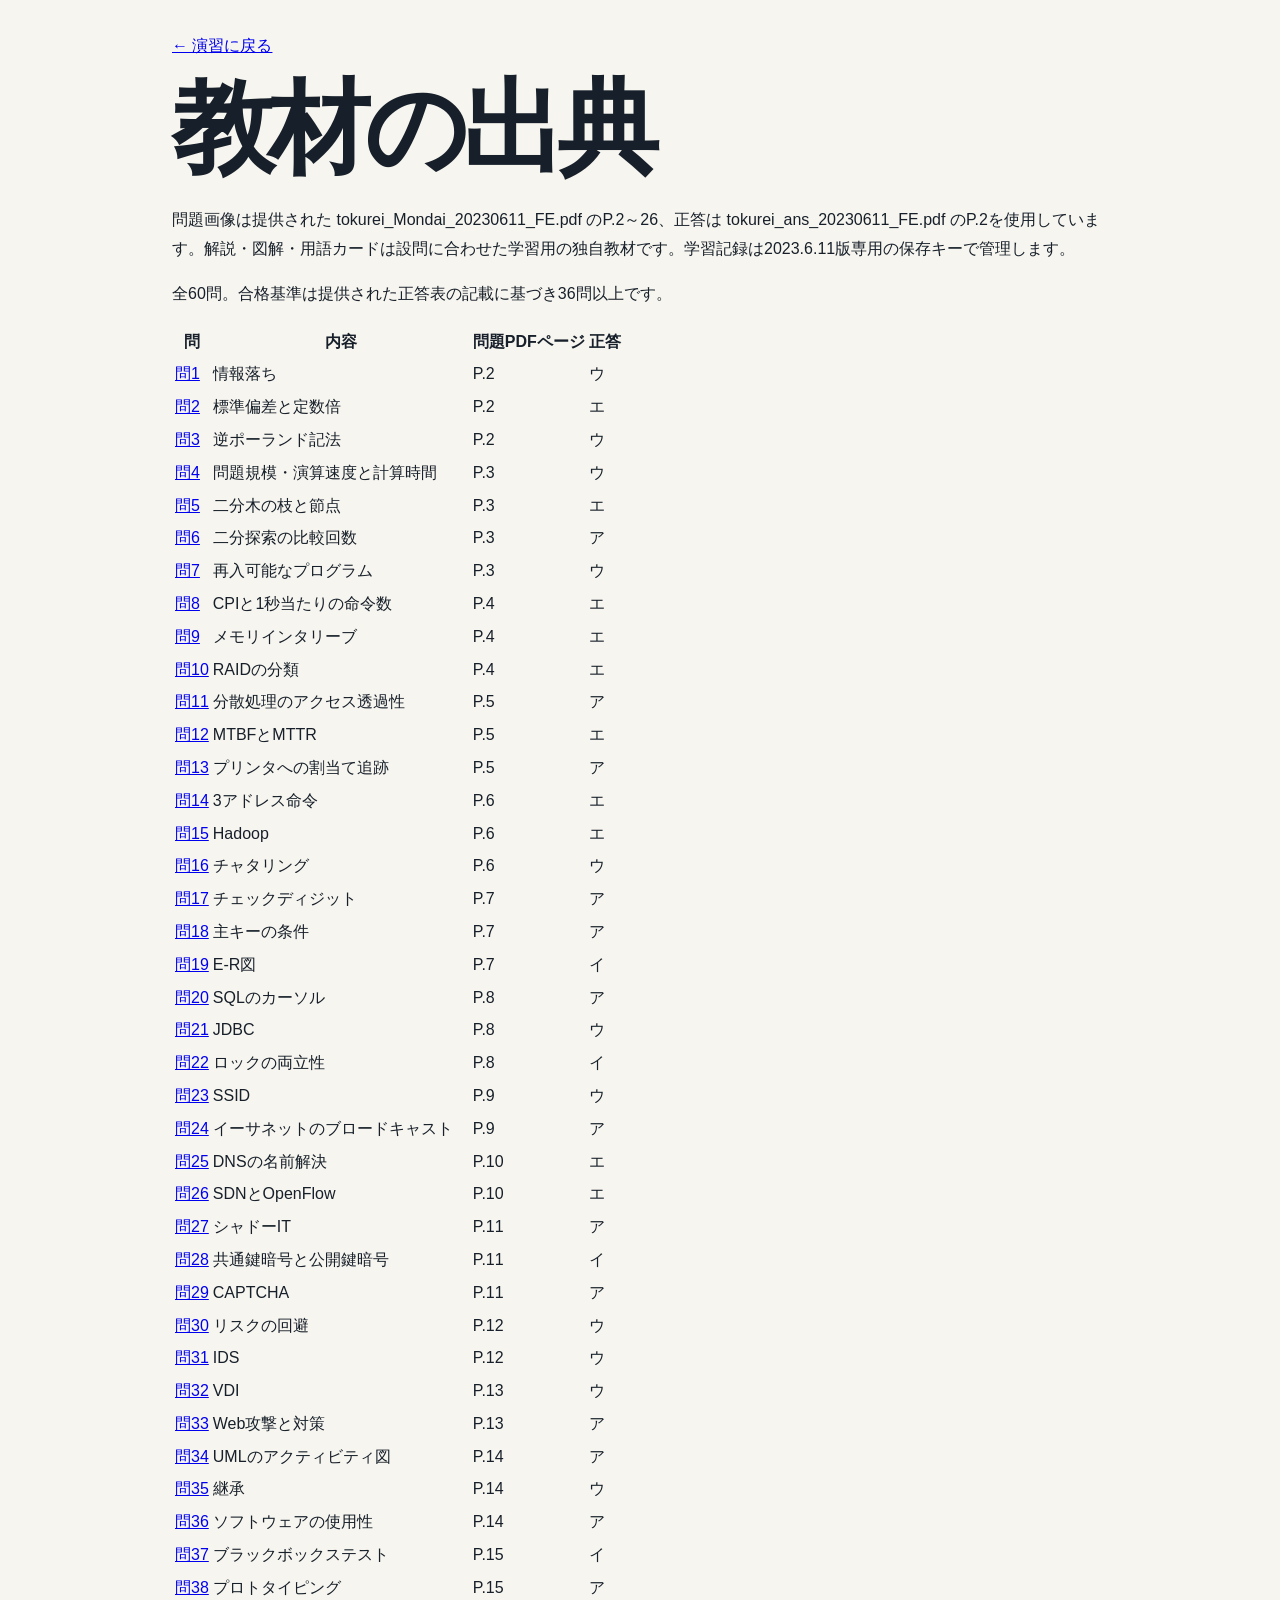
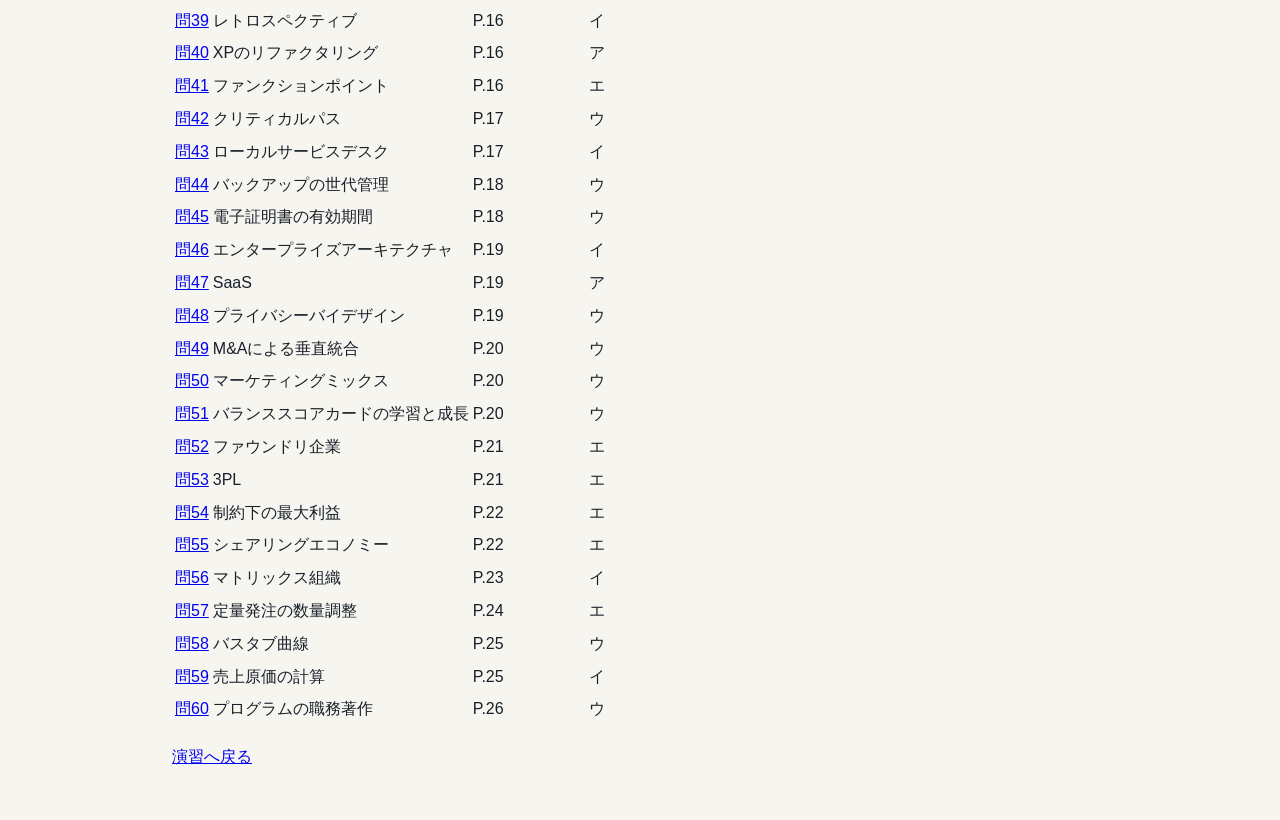
<file: source-map.html>
<!doctype html><html lang="ja"><head><meta charset="utf-8"><meta name="viewport" content="width=device-width,initial-scale=1"><title>教材の出典｜2023.6.11 FE修了試験</title><link rel="stylesheet" href="styles.css"></head><body><main style="max-width:1000px;margin:auto;padding:32px"><a href="index.html">← 演習に戻る</a><h1>教材の出典</h1><p>問題画像は提供された tokurei_Mondai_20230611_FE.pdf のP.2～26、正答は tokurei_ans_20230611_FE.pdf のP.2を使用しています。解説・図解・用語カードは設問に合わせた学習用の独自教材です。学習記録は2023.6.11版専用の保存キーで管理します。</p><p>全60問。合格基準は提供された正答表の記載に基づき36問以上です。</p><div style="overflow-x:auto"><table><thead><tr><th>問</th><th>内容</th><th>問題PDFページ</th><th>正答</th></tr></thead><tbody><tr><td><a href="index.html#q1">問1</a></td><td>情報落ち</td><td>P.2</td><td>ウ</td></tr><tr><td><a href="index.html#q2">問2</a></td><td>標準偏差と定数倍</td><td>P.2</td><td>エ</td></tr><tr><td><a href="index.html#q3">問3</a></td><td>逆ポーランド記法</td><td>P.2</td><td>ウ</td></tr><tr><td><a href="index.html#q4">問4</a></td><td>問題規模・演算速度と計算時間</td><td>P.3</td><td>ウ</td></tr><tr><td><a href="index.html#q5">問5</a></td><td>二分木の枝と節点</td><td>P.3</td><td>エ</td></tr><tr><td><a href="index.html#q6">問6</a></td><td>二分探索の比較回数</td><td>P.3</td><td>ア</td></tr><tr><td><a href="index.html#q7">問7</a></td><td>再入可能なプログラム</td><td>P.3</td><td>ウ</td></tr><tr><td><a href="index.html#q8">問8</a></td><td>CPIと1秒当たりの命令数</td><td>P.4</td><td>エ</td></tr><tr><td><a href="index.html#q9">問9</a></td><td>メモリインタリーブ</td><td>P.4</td><td>エ</td></tr><tr><td><a href="index.html#q10">問10</a></td><td>RAIDの分類</td><td>P.4</td><td>エ</td></tr><tr><td><a href="index.html#q11">問11</a></td><td>分散処理のアクセス透過性</td><td>P.5</td><td>ア</td></tr><tr><td><a href="index.html#q12">問12</a></td><td>MTBFとMTTR</td><td>P.5</td><td>エ</td></tr><tr><td><a href="index.html#q13">問13</a></td><td>プリンタへの割当て追跡</td><td>P.5</td><td>ア</td></tr><tr><td><a href="index.html#q14">問14</a></td><td>3アドレス命令</td><td>P.6</td><td>エ</td></tr><tr><td><a href="index.html#q15">問15</a></td><td>Hadoop</td><td>P.6</td><td>エ</td></tr><tr><td><a href="index.html#q16">問16</a></td><td>チャタリング</td><td>P.6</td><td>ウ</td></tr><tr><td><a href="index.html#q17">問17</a></td><td>チェックディジット</td><td>P.7</td><td>ア</td></tr><tr><td><a href="index.html#q18">問18</a></td><td>主キーの条件</td><td>P.7</td><td>ア</td></tr><tr><td><a href="index.html#q19">問19</a></td><td>E-R図</td><td>P.7</td><td>イ</td></tr><tr><td><a href="index.html#q20">問20</a></td><td>SQLのカーソル</td><td>P.8</td><td>ア</td></tr><tr><td><a href="index.html#q21">問21</a></td><td>JDBC</td><td>P.8</td><td>ウ</td></tr><tr><td><a href="index.html#q22">問22</a></td><td>ロックの両立性</td><td>P.8</td><td>イ</td></tr><tr><td><a href="index.html#q23">問23</a></td><td>SSID</td><td>P.9</td><td>ウ</td></tr><tr><td><a href="index.html#q24">問24</a></td><td>イーサネットのブロードキャスト</td><td>P.9</td><td>ア</td></tr><tr><td><a href="index.html#q25">問25</a></td><td>DNSの名前解決</td><td>P.10</td><td>エ</td></tr><tr><td><a href="index.html#q26">問26</a></td><td>SDNとOpenFlow</td><td>P.10</td><td>エ</td></tr><tr><td><a href="index.html#q27">問27</a></td><td>シャドーIT</td><td>P.11</td><td>ア</td></tr><tr><td><a href="index.html#q28">問28</a></td><td>共通鍵暗号と公開鍵暗号</td><td>P.11</td><td>イ</td></tr><tr><td><a href="index.html#q29">問29</a></td><td>CAPTCHA</td><td>P.11</td><td>ア</td></tr><tr><td><a href="index.html#q30">問30</a></td><td>リスクの回避</td><td>P.12</td><td>ウ</td></tr><tr><td><a href="index.html#q31">問31</a></td><td>IDS</td><td>P.12</td><td>ウ</td></tr><tr><td><a href="index.html#q32">問32</a></td><td>VDI</td><td>P.13</td><td>ウ</td></tr><tr><td><a href="index.html#q33">問33</a></td><td>Web攻撃と対策</td><td>P.13</td><td>ア</td></tr><tr><td><a href="index.html#q34">問34</a></td><td>UMLのアクティビティ図</td><td>P.14</td><td>ア</td></tr><tr><td><a href="index.html#q35">問35</a></td><td>継承</td><td>P.14</td><td>ウ</td></tr><tr><td><a href="index.html#q36">問36</a></td><td>ソフトウェアの使用性</td><td>P.14</td><td>ア</td></tr><tr><td><a href="index.html#q37">問37</a></td><td>ブラックボックステスト</td><td>P.15</td><td>イ</td></tr><tr><td><a href="index.html#q38">問38</a></td><td>プロトタイピング</td><td>P.15</td><td>ア</td></tr><tr><td><a href="index.html#q39">問39</a></td><td>レトロスペクティブ</td><td>P.16</td><td>イ</td></tr><tr><td><a href="index.html#q40">問40</a></td><td>XPのリファクタリング</td><td>P.16</td><td>ア</td></tr><tr><td><a href="index.html#q41">問41</a></td><td>ファンクションポイント</td><td>P.16</td><td>エ</td></tr><tr><td><a href="index.html#q42">問42</a></td><td>クリティカルパス</td><td>P.17</td><td>ウ</td></tr><tr><td><a href="index.html#q43">問43</a></td><td>ローカルサービスデスク</td><td>P.17</td><td>イ</td></tr><tr><td><a href="index.html#q44">問44</a></td><td>バックアップの世代管理</td><td>P.18</td><td>ウ</td></tr><tr><td><a href="index.html#q45">問45</a></td><td>電子証明書の有効期間</td><td>P.18</td><td>ウ</td></tr><tr><td><a href="index.html#q46">問46</a></td><td>エンタープライズアーキテクチャ</td><td>P.19</td><td>イ</td></tr><tr><td><a href="index.html#q47">問47</a></td><td>SaaS</td><td>P.19</td><td>ア</td></tr><tr><td><a href="index.html#q48">問48</a></td><td>プライバシーバイデザイン</td><td>P.19</td><td>ウ</td></tr><tr><td><a href="index.html#q49">問49</a></td><td>M&amp;Aによる垂直統合</td><td>P.20</td><td>ウ</td></tr><tr><td><a href="index.html#q50">問50</a></td><td>マーケティングミックス</td><td>P.20</td><td>ウ</td></tr><tr><td><a href="index.html#q51">問51</a></td><td>バランススコアカードの学習と成長</td><td>P.20</td><td>ウ</td></tr><tr><td><a href="index.html#q52">問52</a></td><td>ファウンドリ企業</td><td>P.21</td><td>エ</td></tr><tr><td><a href="index.html#q53">問53</a></td><td>3PL</td><td>P.21</td><td>エ</td></tr><tr><td><a href="index.html#q54">問54</a></td><td>制約下の最大利益</td><td>P.22</td><td>エ</td></tr><tr><td><a href="index.html#q55">問55</a></td><td>シェアリングエコノミー</td><td>P.22</td><td>エ</td></tr><tr><td><a href="index.html#q56">問56</a></td><td>マトリックス組織</td><td>P.23</td><td>イ</td></tr><tr><td><a href="index.html#q57">問57</a></td><td>定量発注の数量調整</td><td>P.24</td><td>エ</td></tr><tr><td><a href="index.html#q58">問58</a></td><td>バスタブ曲線</td><td>P.25</td><td>ウ</td></tr><tr><td><a href="index.html#q59">問59</a></td><td>売上原価の計算</td><td>P.25</td><td>イ</td></tr><tr><td><a href="index.html#q60">問60</a></td><td>プログラムの職務著作</td><td>P.26</td><td>ウ</td></tr></tbody></table></div><p><a href="index.html">演習へ戻る</a></p></main></body></html>
</file>
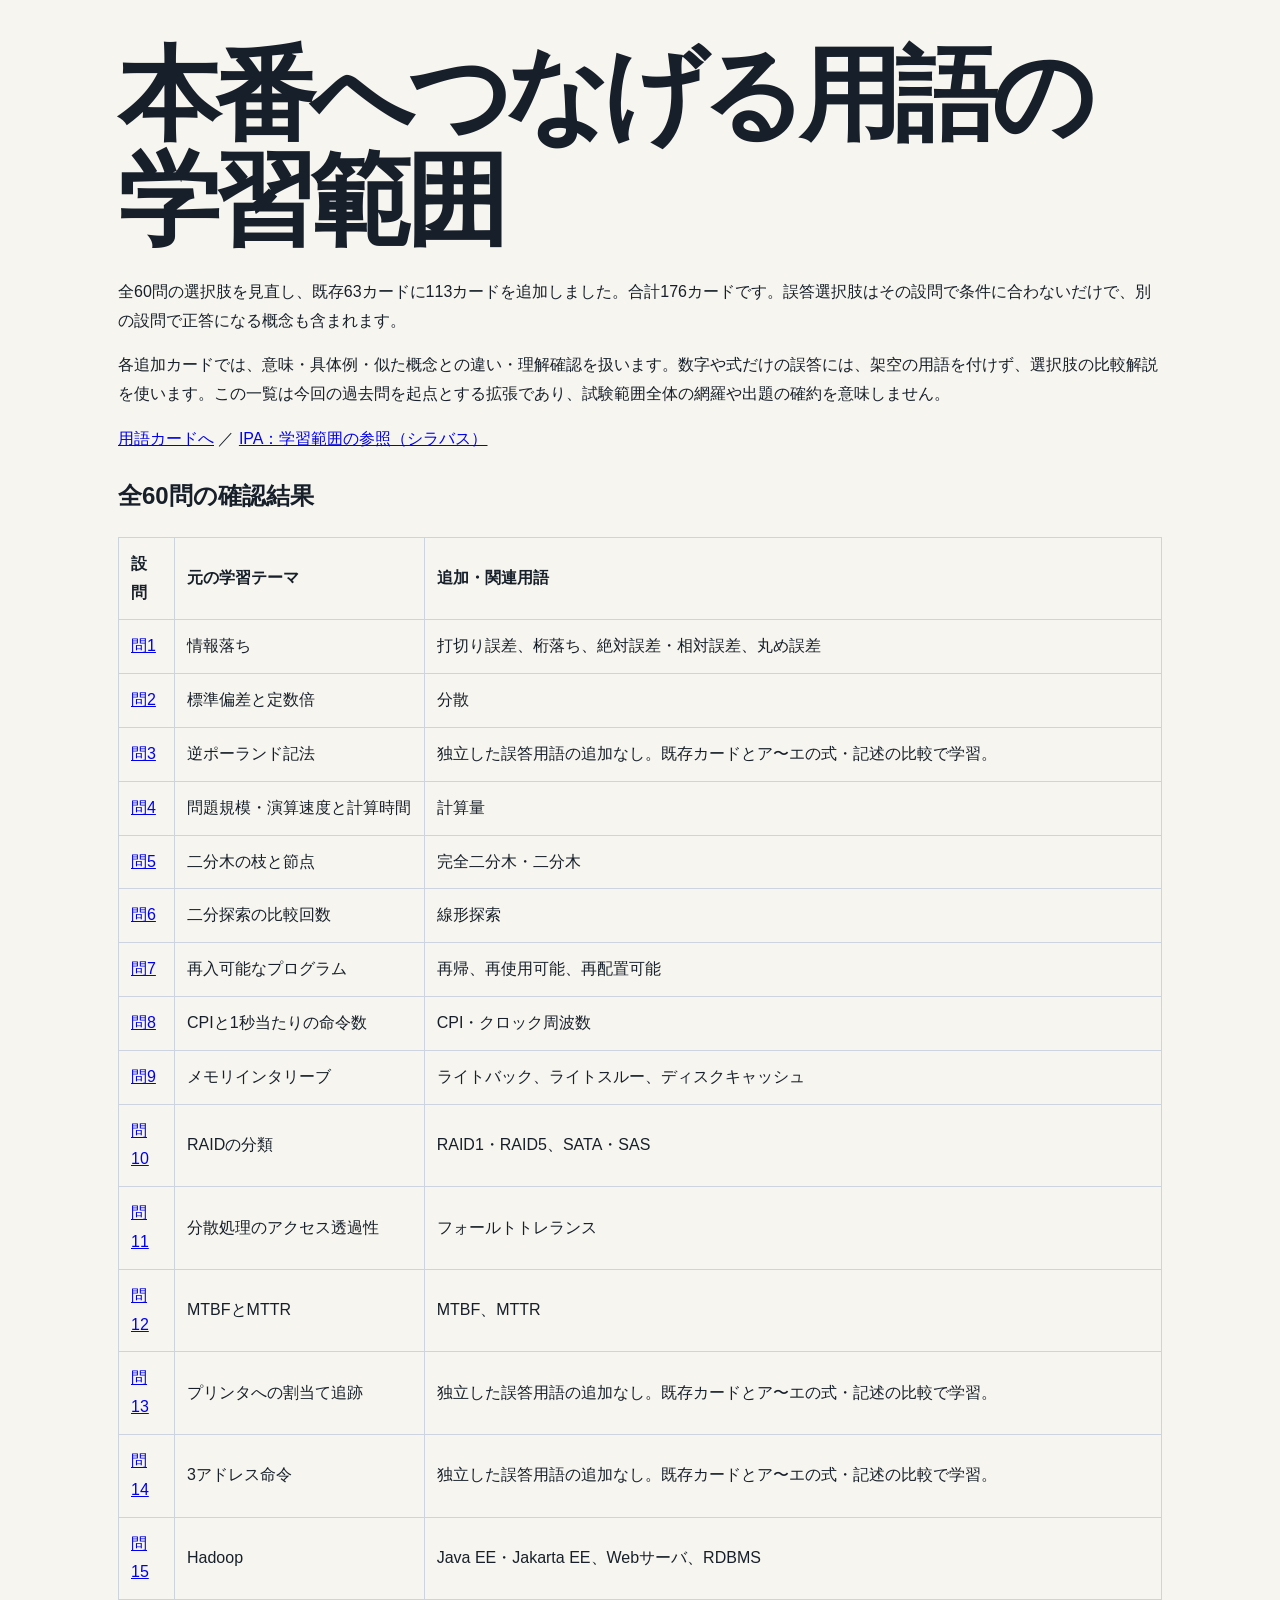
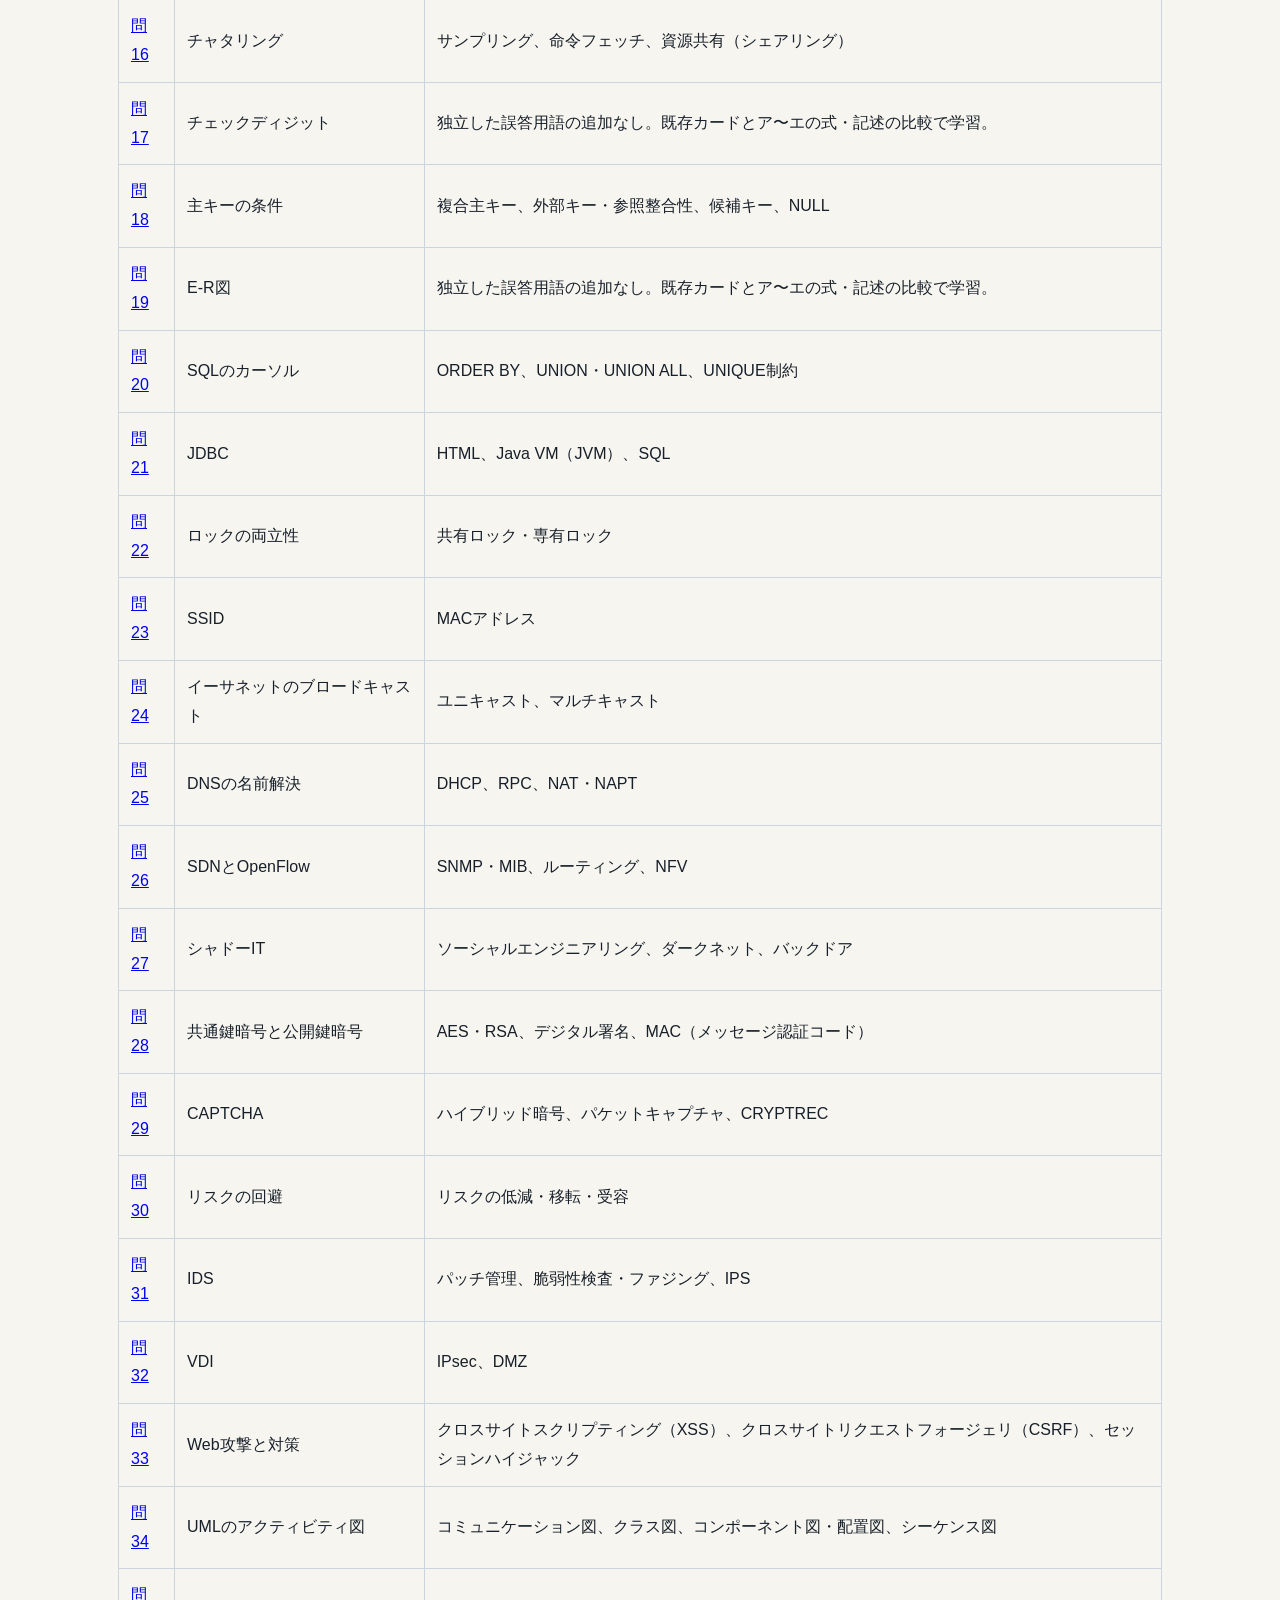
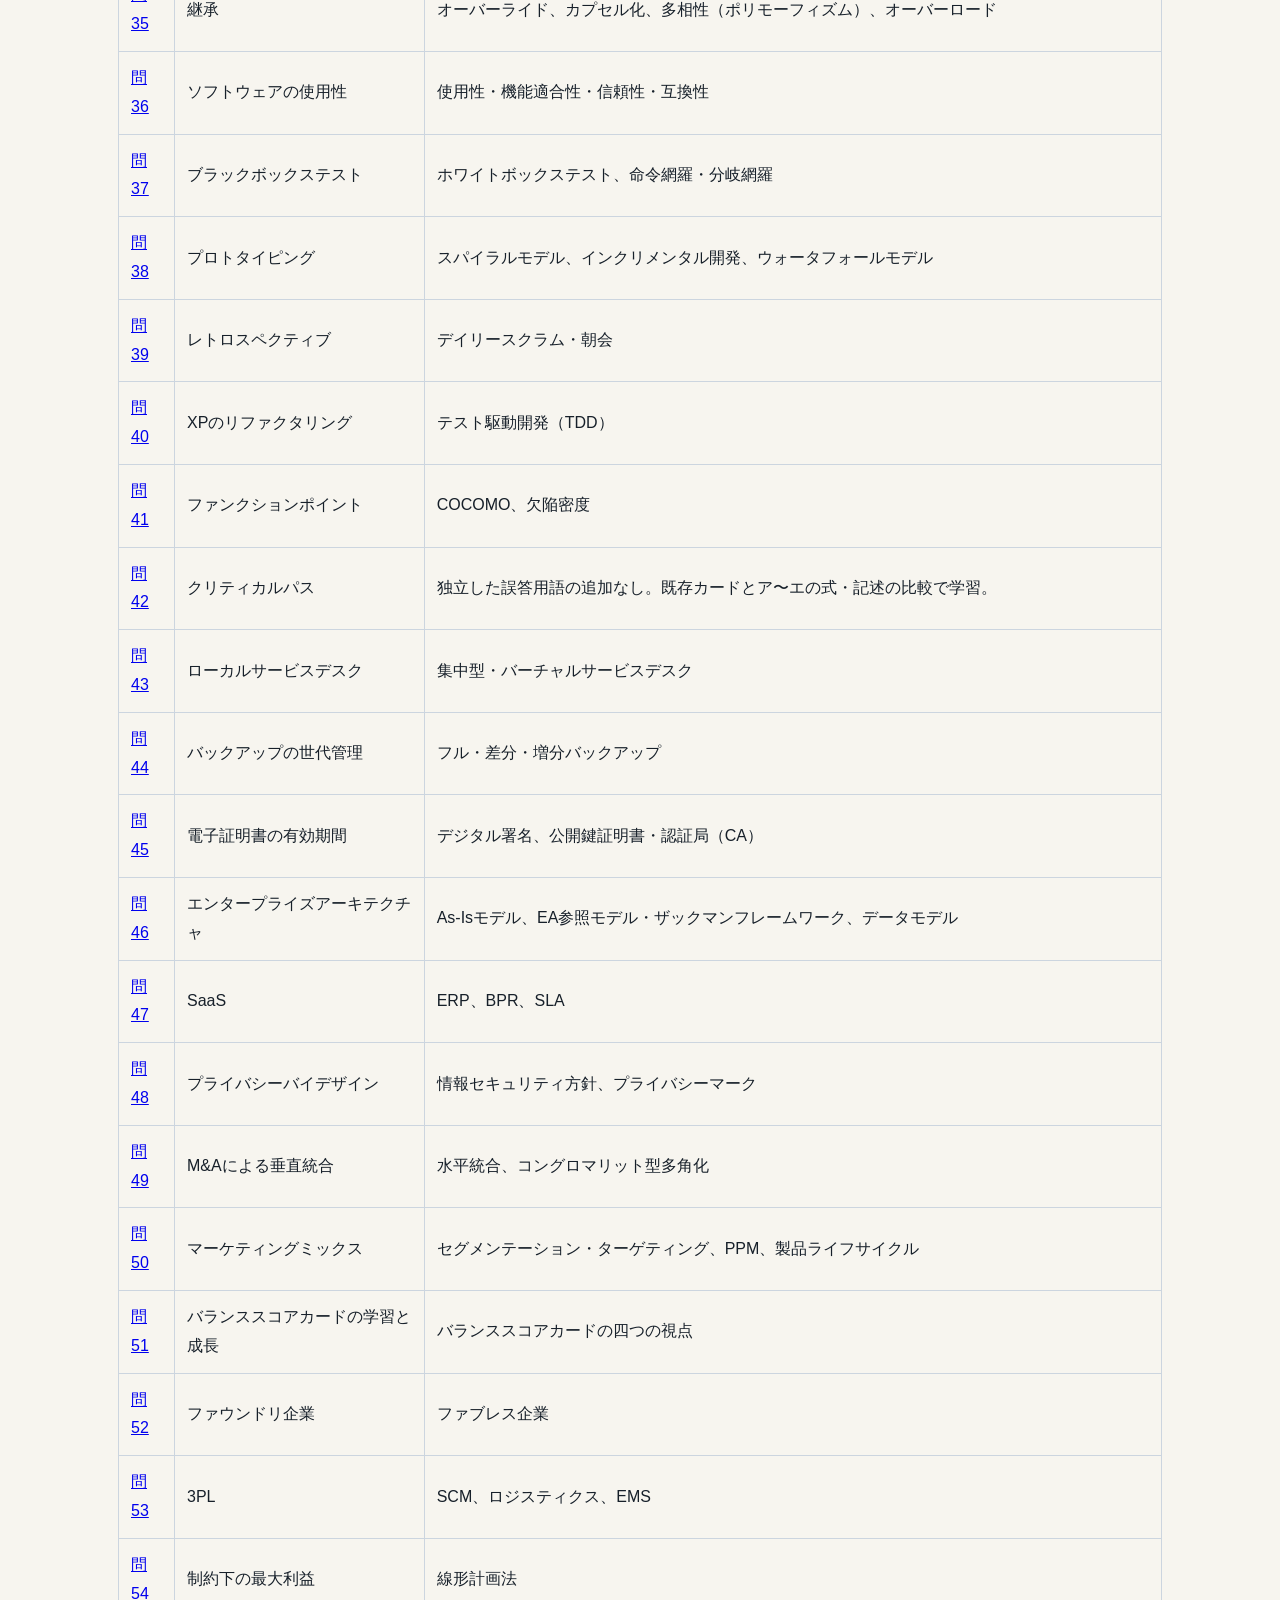
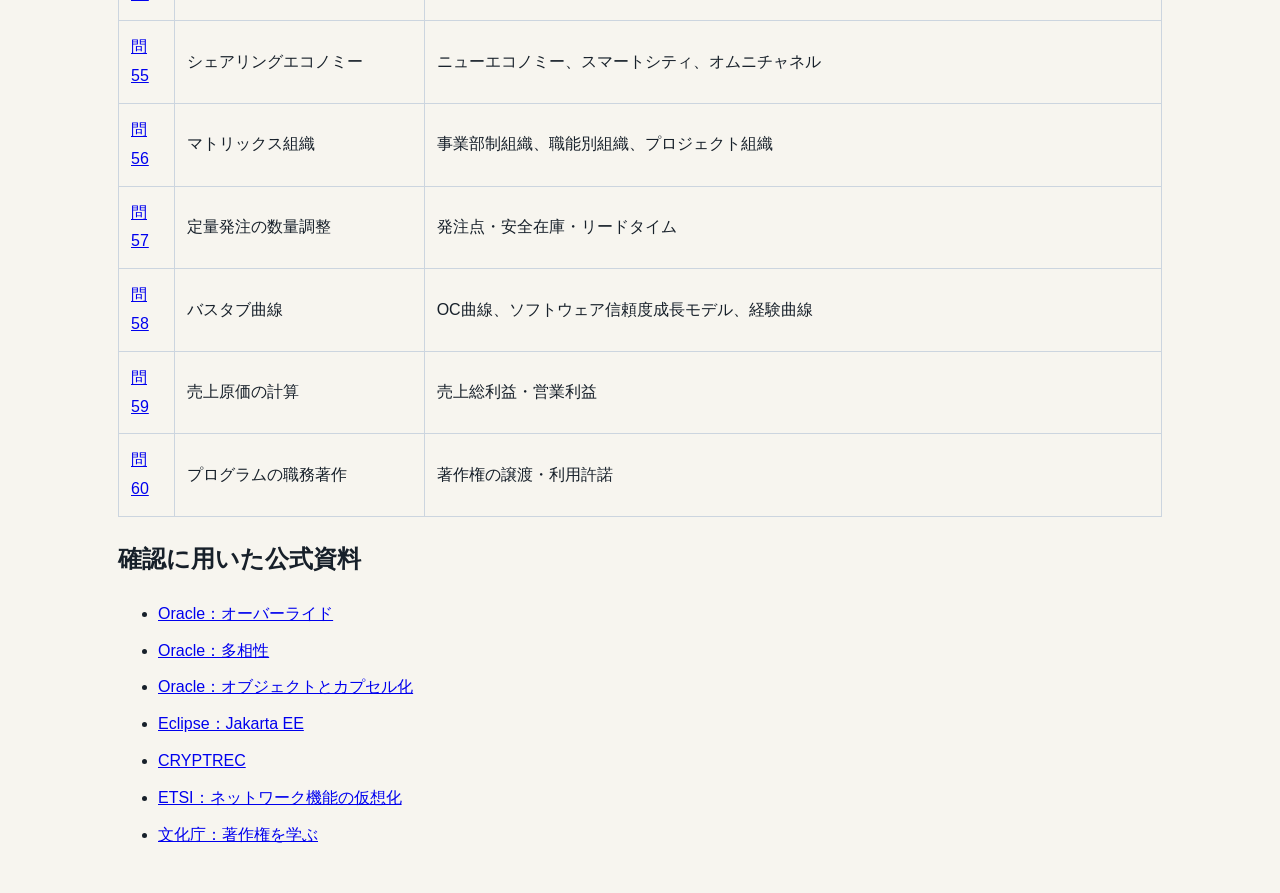
<file: term-coverage.html>
<!doctype html><html lang="ja"><head><meta charset="utf-8"><meta name="viewport" content="width=device-width,initial-scale=1"><title>本番へつなげる用語の学習範囲</title><link rel="stylesheet" href="styles.css"><style>main{max-width:1100px;margin:auto;padding:28px}table{width:100%;border-collapse:collapse}th,td{padding:12px;border:1px solid #ccd5df;text-align:left;line-height:1.8}.table-wrap{overflow:auto}li{margin:8px 0}</style></head><body><main><h1>本番へつなげる用語の学習範囲</h1><p>全60問の選択肢を見直し、既存63カードに113カードを追加しました。合計176カードです。誤答選択肢はその設問で条件に合わないだけで、別の設問で正答になる概念も含まれます。</p><p>各追加カードでは、意味・具体例・似た概念との違い・理解確認を扱います。数字や式だけの誤答には、架空の用語を付けず、選択肢の比較解説を使います。この一覧は今回の過去問を起点とする拡張であり、試験範囲全体の網羅や出題の確約を意味しません。</p><p><a href="index.html#termLearning">用語カードへ</a> ／ <a href="https://www.ipa.go.jp/shiken/syllabus/gaiyou.html">IPA：学習範囲の参照（シラバス）</a></p><h2>全60問の確認結果</h2><div class="table-wrap"><table><thead><tr><th>設問</th><th>元の学習テーマ</th><th>追加・関連用語</th></tr></thead><tbody><tr><td><a href="index.html#q1">問1</a></td><td>情報落ち</td><td>打切り誤差、桁落ち、絶対誤差・相対誤差、丸め誤差</td></tr><tr><td><a href="index.html#q2">問2</a></td><td>標準偏差と定数倍</td><td>分散</td></tr><tr><td><a href="index.html#q3">問3</a></td><td>逆ポーランド記法</td><td>独立した誤答用語の追加なし。既存カードとア〜エの式・記述の比較で学習。</td></tr><tr><td><a href="index.html#q4">問4</a></td><td>問題規模・演算速度と計算時間</td><td>計算量</td></tr><tr><td><a href="index.html#q5">問5</a></td><td>二分木の枝と節点</td><td>完全二分木・二分木</td></tr><tr><td><a href="index.html#q6">問6</a></td><td>二分探索の比較回数</td><td>線形探索</td></tr><tr><td><a href="index.html#q7">問7</a></td><td>再入可能なプログラム</td><td>再帰、再使用可能、再配置可能</td></tr><tr><td><a href="index.html#q8">問8</a></td><td>CPIと1秒当たりの命令数</td><td>CPI・クロック周波数</td></tr><tr><td><a href="index.html#q9">問9</a></td><td>メモリインタリーブ</td><td>ライトバック、ライトスルー、ディスクキャッシュ</td></tr><tr><td><a href="index.html#q10">問10</a></td><td>RAIDの分類</td><td>RAID1・RAID5、SATA・SAS</td></tr><tr><td><a href="index.html#q11">問11</a></td><td>分散処理のアクセス透過性</td><td>フォールトトレランス</td></tr><tr><td><a href="index.html#q12">問12</a></td><td>MTBFとMTTR</td><td>MTBF、MTTR</td></tr><tr><td><a href="index.html#q13">問13</a></td><td>プリンタへの割当て追跡</td><td>独立した誤答用語の追加なし。既存カードとア〜エの式・記述の比較で学習。</td></tr><tr><td><a href="index.html#q14">問14</a></td><td>3アドレス命令</td><td>独立した誤答用語の追加なし。既存カードとア〜エの式・記述の比較で学習。</td></tr><tr><td><a href="index.html#q15">問15</a></td><td>Hadoop</td><td>Java EE・Jakarta EE、Webサーバ、RDBMS</td></tr><tr><td><a href="index.html#q16">問16</a></td><td>チャタリング</td><td>サンプリング、命令フェッチ、資源共有（シェアリング）</td></tr><tr><td><a href="index.html#q17">問17</a></td><td>チェックディジット</td><td>独立した誤答用語の追加なし。既存カードとア〜エの式・記述の比較で学習。</td></tr><tr><td><a href="index.html#q18">問18</a></td><td>主キーの条件</td><td>複合主キー、外部キー・参照整合性、候補キー、NULL</td></tr><tr><td><a href="index.html#q19">問19</a></td><td>E-R図</td><td>独立した誤答用語の追加なし。既存カードとア〜エの式・記述の比較で学習。</td></tr><tr><td><a href="index.html#q20">問20</a></td><td>SQLのカーソル</td><td>ORDER BY、UNION・UNION ALL、UNIQUE制約</td></tr><tr><td><a href="index.html#q21">問21</a></td><td>JDBC</td><td>HTML、Java VM（JVM）、SQL</td></tr><tr><td><a href="index.html#q22">問22</a></td><td>ロックの両立性</td><td>共有ロック・専有ロック</td></tr><tr><td><a href="index.html#q23">問23</a></td><td>SSID</td><td>MACアドレス</td></tr><tr><td><a href="index.html#q24">問24</a></td><td>イーサネットのブロードキャスト</td><td>ユニキャスト、マルチキャスト</td></tr><tr><td><a href="index.html#q25">問25</a></td><td>DNSの名前解決</td><td>DHCP、RPC、NAT・NAPT</td></tr><tr><td><a href="index.html#q26">問26</a></td><td>SDNとOpenFlow</td><td>SNMP・MIB、ルーティング、NFV</td></tr><tr><td><a href="index.html#q27">問27</a></td><td>シャドーIT</td><td>ソーシャルエンジニアリング、ダークネット、バックドア</td></tr><tr><td><a href="index.html#q28">問28</a></td><td>共通鍵暗号と公開鍵暗号</td><td>AES・RSA、デジタル署名、MAC（メッセージ認証コード）</td></tr><tr><td><a href="index.html#q29">問29</a></td><td>CAPTCHA</td><td>ハイブリッド暗号、パケットキャプチャ、CRYPTREC</td></tr><tr><td><a href="index.html#q30">問30</a></td><td>リスクの回避</td><td>リスクの低減・移転・受容</td></tr><tr><td><a href="index.html#q31">問31</a></td><td>IDS</td><td>パッチ管理、脆弱性検査・ファジング、IPS</td></tr><tr><td><a href="index.html#q32">問32</a></td><td>VDI</td><td>IPsec、DMZ</td></tr><tr><td><a href="index.html#q33">問33</a></td><td>Web攻撃と対策</td><td>クロスサイトスクリプティング（XSS）、クロスサイトリクエストフォージェリ（CSRF）、セッションハイジャック</td></tr><tr><td><a href="index.html#q34">問34</a></td><td>UMLのアクティビティ図</td><td>コミュニケーション図、クラス図、コンポーネント図・配置図、シーケンス図</td></tr><tr><td><a href="index.html#q35">問35</a></td><td>継承</td><td>オーバーライド、カプセル化、多相性（ポリモーフィズム）、オーバーロード</td></tr><tr><td><a href="index.html#q36">問36</a></td><td>ソフトウェアの使用性</td><td>使用性・機能適合性・信頼性・互換性</td></tr><tr><td><a href="index.html#q37">問37</a></td><td>ブラックボックステスト</td><td>ホワイトボックステスト、命令網羅・分岐網羅</td></tr><tr><td><a href="index.html#q38">問38</a></td><td>プロトタイピング</td><td>スパイラルモデル、インクリメンタル開発、ウォータフォールモデル</td></tr><tr><td><a href="index.html#q39">問39</a></td><td>レトロスペクティブ</td><td>デイリースクラム・朝会</td></tr><tr><td><a href="index.html#q40">問40</a></td><td>XPのリファクタリング</td><td>テスト駆動開発（TDD）</td></tr><tr><td><a href="index.html#q41">問41</a></td><td>ファンクションポイント</td><td>COCOMO、欠陥密度</td></tr><tr><td><a href="index.html#q42">問42</a></td><td>クリティカルパス</td><td>独立した誤答用語の追加なし。既存カードとア〜エの式・記述の比較で学習。</td></tr><tr><td><a href="index.html#q43">問43</a></td><td>ローカルサービスデスク</td><td>集中型・バーチャルサービスデスク</td></tr><tr><td><a href="index.html#q44">問44</a></td><td>バックアップの世代管理</td><td>フル・差分・増分バックアップ</td></tr><tr><td><a href="index.html#q45">問45</a></td><td>電子証明書の有効期間</td><td>デジタル署名、公開鍵証明書・認証局（CA）</td></tr><tr><td><a href="index.html#q46">問46</a></td><td>エンタープライズアーキテクチャ</td><td>As-Isモデル、EA参照モデル・ザックマンフレームワーク、データモデル</td></tr><tr><td><a href="index.html#q47">問47</a></td><td>SaaS</td><td>ERP、BPR、SLA</td></tr><tr><td><a href="index.html#q48">問48</a></td><td>プライバシーバイデザイン</td><td>情報セキュリティ方針、プライバシーマーク</td></tr><tr><td><a href="index.html#q49">問49</a></td><td>M&amp;Aによる垂直統合</td><td>水平統合、コングロマリット型多角化</td></tr><tr><td><a href="index.html#q50">問50</a></td><td>マーケティングミックス</td><td>セグメンテーション・ターゲティング、PPM、製品ライフサイクル</td></tr><tr><td><a href="index.html#q51">問51</a></td><td>バランススコアカードの学習と成長</td><td>バランススコアカードの四つの視点</td></tr><tr><td><a href="index.html#q52">問52</a></td><td>ファウンドリ企業</td><td>ファブレス企業</td></tr><tr><td><a href="index.html#q53">問53</a></td><td>3PL</td><td>SCM、ロジスティクス、EMS</td></tr><tr><td><a href="index.html#q54">問54</a></td><td>制約下の最大利益</td><td>線形計画法</td></tr><tr><td><a href="index.html#q55">問55</a></td><td>シェアリングエコノミー</td><td>ニューエコノミー、スマートシティ、オムニチャネル</td></tr><tr><td><a href="index.html#q56">問56</a></td><td>マトリックス組織</td><td>事業部制組織、職能別組織、プロジェクト組織</td></tr><tr><td><a href="index.html#q57">問57</a></td><td>定量発注の数量調整</td><td>発注点・安全在庫・リードタイム</td></tr><tr><td><a href="index.html#q58">問58</a></td><td>バスタブ曲線</td><td>OC曲線、ソフトウェア信頼度成長モデル、経験曲線</td></tr><tr><td><a href="index.html#q59">問59</a></td><td>売上原価の計算</td><td>売上総利益・営業利益</td></tr><tr><td><a href="index.html#q60">問60</a></td><td>プログラムの職務著作</td><td>著作権の譲渡・利用許諾</td></tr></tbody></table></div><h2>確認に用いた公式資料</h2><ul><li><a href="https://docs.oracle.com/javase/tutorial/java/IandI/override.html">Oracle：オーバーライド</a></li><li><a href="https://docs.oracle.com/javase/tutorial/java/IandI/polymorphism.html">Oracle：多相性</a></li><li><a href="https://docs.oracle.com/javase/tutorial/java/concepts/object.html">Oracle：オブジェクトとカプセル化</a></li><li><a href="https://jakarta.ee/about/">Eclipse：Jakarta EE</a></li><li><a href="https://www.cryptrec.go.jp/">CRYPTREC</a></li><li><a href="https://www.etsi.org/technologies/ict-infrastructure-operations/">ETSI：ネットワーク機能の仮想化</a></li><li><a href="https://www.bunka.go.jp/seisaku/chosakuken/seidokaisetsu/">文化庁：著作権を学ぶ</a></li></ul></main></body></html>
</file>
<file: styles.css>
:root {
  --ink:#17202a; --muted:#68717d; --paper:#f7f5ef; --card:#fff;
  --navy:#16324f; --blue:#247ba0; --mint:#86c9b9; --coral:#ef6f61;
  --yellow:#f4c95d; --line:#dce1e5; --shadow:0 14px 45px rgba(24,43,58,.10);
}
*{box-sizing:border-box}
html{scroll-behavior:smooth}
body{margin:0;background:var(--paper);color:var(--ink);font-family:"Yu Gothic","Hiragino Kaku Gothic ProN",Meiryo,sans-serif;line-height:1.8}
button,input{font:inherit}
.hero{background:var(--navy);color:#fff;min-height:570px;position:relative;overflow:hidden}
.hero:before,.hero:after{content:"";position:absolute;border-radius:50%;filter:blur(1px)}
.hero:before{width:440px;height:440px;background:var(--coral);right:-140px;top:80px;opacity:.9}
.hero:after{width:250px;height:250px;border:55px solid var(--mint);right:230px;bottom:-170px;opacity:.8}
.topbar{height:76px;max-width:1180px;margin:auto;padding:0 24px;display:flex;align-items:center;justify-content:space-between;position:relative;z-index:2;border-bottom:1px solid rgba(255,255,255,.18)}
.brand{color:#fff;text-decoration:none;font-weight:800;letter-spacing:.04em}.brand span{display:inline-grid;place-items:center;background:var(--yellow);color:var(--navy);width:38px;height:38px;border-radius:50%;margin-right:10px}
.progress-wrap{width:210px;font-size:.76rem}.progress{height:5px;background:#ffffff32;border-radius:9px;margin-top:5px;overflow:hidden}.progress i{display:block;height:100%;width:0;background:var(--yellow);transition:.3s}
.hero-inner{max-width:1180px;margin:auto;padding:85px 24px;position:relative;z-index:1}
.eyebrow,.section-kicker{font-size:.75rem;font-weight:800;letter-spacing:.18em;color:var(--mint)}
h1{font-size:clamp(3rem,8vw,6.7rem);line-height:1.02;margin:.15em 0 .25em;letter-spacing:-.06em}h1 em{font-style:normal;color:var(--yellow)}
.lead{max-width:650px;font-size:1.08rem;color:#dbe4ec}.save-note{max-width:860px;margin:28px 0 0;padding:20px 24px;border:2px solid #f4c95d88;border-left:8px solid var(--yellow);background:#ffffff18;border-radius:12px;color:#fff;font-size:1rem;line-height:1.8;box-shadow:0 12px 35px #081b2c55}.save-note strong{display:block;color:var(--yellow);font-size:1.25rem;letter-spacing:.02em;margin-bottom:3px}.save-note small{display:block;color:#c8d6df;font-size:.78rem;margin-top:6px}
.hero-stats{display:flex;gap:38px;margin-top:45px}.hero-stats div{display:grid}.hero-stats strong{font:800 2.1rem/1 Georgia,serif;color:var(--yellow)}.hero-stats span{font-size:.72rem;color:#b9c9d5;margin-top:7px}
main{max-width:1180px;margin:auto;padding:0 24px}
.toolbar{position:sticky;top:10px;z-index:10;margin:-36px 0 50px;background:#fff;padding:18px;border-radius:16px;box-shadow:var(--shadow);display:flex;gap:12px;align-items:center;flex-wrap:wrap}
.search{display:flex;align-items:center;gap:8px;border:1px solid var(--line);border-radius:10px;padding:8px 12px;flex:1;min-width:250px}.search input{border:0;outline:0;width:100%;background:transparent}
.filters{display:flex;gap:6px;flex-wrap:wrap}.filters button{border:0;background:#edf1f3;color:#4d5964;border-radius:99px;padding:8px 13px;cursor:pointer;font-size:.78rem}.filters button.active{background:var(--navy);color:#fff}
.toggle{font-size:.78rem;white-space:nowrap}.toggle input{accent-color:var(--coral)}
.overview{display:flex;gap:40px;align-items:flex-start;margin-bottom:45px}.overview h2{font-size:2rem;margin:0}.question-map{display:grid;grid-template-columns:repeat(15,1fr);gap:6px;flex:1}
.question-map a{display:grid;place-items:center;aspect-ratio:1;border-radius:7px;text-decoration:none;color:var(--muted);background:#fff;border:1px solid var(--line);font-size:.72rem;font-weight:700}.question-map a.done{background:var(--mint);color:var(--navy);border-color:transparent}.question-map a.hidden-map{opacity:.16}
.questions{display:grid;gap:34px}.question-card{background:var(--card);border-radius:22px;padding:34px;box-shadow:0 4px 22px rgba(30,45,55,.07);scroll-margin-top:100px;border:1px solid transparent}.question-card.done{border-color:var(--mint)}
.card-head{display:flex;align-items:center;gap:18px}.number{font:800 2.4rem/1 Georgia,serif;color:var(--coral);min-width:73px}.heading{flex:1}.meta{font-size:.72rem;color:var(--blue);font-weight:800;letter-spacing:.12em;margin:0}.heading h2{font-size:1.55rem;line-height:1.4;margin:.1em 0}.learn-btn{width:42px;height:42px;border-radius:50%;border:1px solid var(--line);background:#fff;color:#aab1b7;cursor:pointer;font-weight:bold}.done .learn-btn{background:var(--mint);border-color:var(--mint);color:var(--navy)}
.problem-panel{margin:25px 0 18px;border:1px solid var(--line);background:#f7f8f8;border-radius:15px;padding:16px;position:relative}.problem-label{display:flex;align-items:center;gap:10px;margin-bottom:12px}.problem-label span{background:var(--coral);color:#fff;border-radius:5px;padding:3px 10px;font-weight:800;font-size:.75rem}.problem-label small{color:var(--muted);font-weight:700}.problem-panel>img{display:block;width:100%;height:auto;object-fit:contain;object-position:top;background:#fff;border-radius:8px;border:1px solid #e4e6e7}
.answer-strip{margin:25px 0;background:var(--navy);color:#fff;border-radius:12px;padding:14px 18px;display:flex;align-items:center;gap:15px}.answer-strip span{font-size:.74rem;color:#bcd0dc}.answer-strip strong{font-size:1.6rem;color:var(--yellow);line-height:1}.answer-strip p{margin:0;font-weight:700}
.card-grid{display:grid;grid-template-columns:1.15fr .85fr;gap:35px}.explanation h3{font-size:.84rem;letter-spacing:.08em;margin:0 0 7px}.summary{font-weight:700}.reasoning{padding-left:1.4em}.reasoning li{margin:.55em 0}.trap{margin-top:22px;border-left:4px solid var(--coral);padding:10px 16px;background:#fff7f5;border-radius:0 8px 8px 0}.trap p{margin:0;color:#5f5350;font-size:.9rem}
.visual{margin:0;background:#edf5f3;border-radius:16px;padding:20px;min-height:300px;display:flex;flex-direction:column;justify-content:center}.visual figcaption{text-align:center;color:var(--muted);font-size:.76rem;margin-top:10px}
.diagram{display:block;min-height:220px;width:100%;position:relative}.v-box{background:#fff;border:2px solid var(--navy);padding:13px;border-radius:10px;text-align:center;font-size:.78rem;font-weight:800;box-shadow:4px 4px 0 var(--mint)}.v-box.focus{background:var(--yellow)}.v-box.danger{box-shadow:4px 4px 0 var(--coral)}.v-arrow{display:grid;place-items:center;color:var(--coral);min-width:35px}.v-arrow i{font-size:1.7rem;font-style:normal;line-height:1}.v-arrow small{font-size:.62rem;color:var(--muted);white-space:nowrap}.v-flow{height:220px;display:flex;align-items:center;justify-content:center}.v-flow .v-box{max-width:120px}.v-compare{display:grid;grid-template-columns:1fr 32px 1fr;align-items:center;gap:8px;height:220px}.v-compare section{background:#fff5f3;border-top:5px solid var(--coral);border-radius:10px;padding:12px;height:175px}.v-compare section.good{background:#f3fbf8;border-color:var(--mint)}.v-compare h4{margin:0 0 8px;font-size:.82rem}.v-compare p{font-size:.7rem;margin:5px 0;padding:4px;background:#fff;border-radius:4px}.v-compare>b{text-align:center;font:700 .75rem Georgia;color:var(--muted)}.v-formula{height:220px;display:grid;place-content:center;text-align:center}.v-formula strong{font:800 1.2rem/1.5 Consolas,monospace;background:#fff;padding:18px;border-radius:10px;border-bottom:4px solid var(--yellow)}.v-formula span{font-size:.76rem;margin-top:12px;color:var(--muted)}
.v-stack{height:220px;display:flex;flex-direction:column-reverse;justify-content:center;gap:3px}.v-stack div{background:hsl(calc(199 - var(--i)*7) 48% calc(38% + var(--i)*6%));color:#fff;padding:6px 12px;text-align:center;border-radius:4px;font-size:.68rem;font-weight:700}.v-cycle{height:220px;display:grid;grid-template-columns:repeat(2,1fr);gap:12px;align-content:center}.v-cycle div{background:#fff;padding:10px;border-radius:10px;display:flex;align-items:center;gap:8px;font-size:.7rem;font-weight:700;border:1px solid var(--line)}.v-cycle b{display:grid;place-items:center;border-radius:50%;width:25px;height:25px;background:var(--coral);color:#fff}.v-network{height:220px;position:relative}.v-network .hub{position:absolute;left:50%;top:50%;transform:translate(-50%,-50%);background:var(--yellow);z-index:2}.v-network .sat{position:absolute;background:#fff;border:1px solid var(--blue);border-radius:99px;padding:7px 11px;font-size:.68rem}.v-network .sat:after{content:"";position:absolute;width:70px;border-top:2px dashed var(--mint);transform-origin:left}.v-network .s1{top:10px;left:10px}.v-network .s1:after{transform:rotate(35deg);left:80%;top:100%}.v-network .s2{top:10px;right:10px}.v-network .s2:after{transform:rotate(145deg);left:0;top:100%}.v-network .s3{bottom:15px;left:8px}.v-network .s3:after{transform:rotate(-30deg);left:80%;top:0}.v-network .s4{bottom:15px;right:8px}.v-network .s4:after{transform:rotate(210deg);left:0;top:0}
.source-figure{height:220px;position:relative;background:#fff;overflow:hidden;border-radius:10px;border:1px solid var(--line)}.source-figure span{position:absolute;z-index:2;top:8px;left:8px;background:var(--navy);color:#fff;border-radius:99px;padding:3px 10px;font-size:.62rem}.source-figure img{width:100%;height:100%;object-fit:contain}.precision{height:220px;display:grid;align-content:center;gap:22px}.precision div{display:grid;grid-template-columns:70px 1fr 100px;align-items:center;gap:8px;font-size:.7rem}.precision i{height:12px;background:var(--mint);border-radius:9px}.precision i.huge{width:100%;background:var(--navy)}.precision b{font-size:.68rem;color:var(--coral)}.wave{height:220px;text-align:center;font-size:.72rem}.wave svg{width:100%;height:175px}.wave path{fill:none;stroke:var(--navy);stroke-width:5}.wave circle{fill:var(--coral)}.wave line{stroke:var(--mint);stroke-width:2}.wave b{color:var(--coral)}.tree{height:220px;display:grid;place-items:center;position:relative}.tree b,.tree span,.tree i{display:grid;place-items:center;border:2px solid var(--navy);border-radius:50%;background:#fff;font-style:normal}.tree b{width:42px;height:42px;background:var(--yellow)}.tree>div{display:flex;justify-content:space-around;width:80%}.tree span{width:36px;height:36px}.tree i{width:30px;height:30px;font-size:.7rem}.tree small{color:var(--muted)}
.timer-ring{width:165px;height:165px;border:18px solid var(--navy);border-right-color:var(--coral);border-radius:50%;margin:20px auto;position:relative}.timer-ring div{position:absolute;top:-30px;left:64px}.timer-ring span{position:absolute;background:#fff;padding:2px 5px;font-size:.62rem}.timer-ring span:nth-of-type(1){left:-55px;top:65px}.timer-ring span:nth-of-type(2){right:-53px;bottom:22px}.timer-ring i{position:absolute;text-align:center;inset:48px 0;font-size:.65rem;font-style:normal}.timer-ring b{position:absolute;white-space:nowrap;bottom:-42px;left:5px;font-size:.7rem}.stripe{height:220px;display:flex;gap:10px;align-items:center;justify-content:center;position:relative}.stripe>div{display:grid;gap:7px}.stripe b{background:var(--blue);color:#fff;padding:12px;border-radius:5px}.stripe div:nth-child(2) b{background:var(--coral)}.stripe div:nth-child(3) b{background:var(--mint);color:var(--navy)}.stripe span{position:absolute;bottom:8px;font-size:.7rem}.capacity,.dependency,.inherit,.snmp{height:220px;display:flex;align-items:center;justify-content:center;position:relative}.capacity strong,.dependency strong{position:absolute;bottom:10px;font-size:.72rem;color:var(--coral)}.bits{height:220px;display:flex;align-items:center;position:relative}.bits>div{height:85px;display:grid;place-content:center;text-align:center;background:var(--navy);color:#fff;border-right:2px solid #fff;font-size:.7rem}.bits>div+div{background:var(--coral)}.bits strong{display:block;font-size:1.2rem}.bits small{position:absolute;bottom:25px;right:10px}.ears{height:220px;display:flex;align-items:center;justify-content:space-between;text-align:center}.ears>span{font-size:2.5rem}.ears div{font-size:.7rem;border-bottom:3px dotted var(--coral)}.ears b{font-size:3rem}.ears em{position:absolute;bottom:12px;right:20px;font-size:.7rem;color:var(--blue)}.union{height:220px;display:grid;grid-template-columns:1fr 55px 1fr;align-items:center;text-align:center;position:relative}.union>div{display:grid;background:#fff;padding:8px;border-radius:7px}.union span{border-top:1px solid var(--line);font-size:.7rem}.union i{font-size:.68rem}.union strong{position:absolute;bottom:12px;width:100%;font-size:.7rem}.peer{height:220px;display:flex;align-items:center;justify-content:space-between}.peer span{background:#fff;padding:14px;border-radius:10px;font-size:.75rem}.peer b{text-align:center;color:var(--coral);border-bottom:3px dashed var(--mint)}.peer small{color:var(--muted)}.packet{height:220px;display:flex;align-items:center;justify-content:center}.packet span{height:75px;display:grid;place-content:center;text-align:center;background:#fff;border:1px solid var(--blue);padding:6px;font-size:.62rem}.packet .hot{background:var(--yellow)}.packet b{font-size:.62rem}.snmp{flex-wrap:wrap}.snmp .return{position:absolute;bottom:36px;color:var(--coral);font-size:.7rem}.broken{height:220px;display:flex;align-items:center;justify-content:space-between;text-align:center}.broken span{background:#fff;padding:15px;border-radius:10px;font-size:.72rem}.broken b{color:var(--coral);font-size:.68rem}.broken .danger{border:3px solid var(--coral)}.seesaw{height:220px;display:flex;align-items:center;justify-content:center;gap:10px;position:relative}.seesaw span{background:#fff;padding:13px;text-align:center;font-size:.7rem;border-radius:8px}.seesaw i{width:90px;border-top:8px solid var(--navy);transform:rotate(-10deg)}.seesaw strong{position:absolute;bottom:20px;font-size:.7rem}.gate{height:220px;display:grid;grid-template-columns:1fr 1fr 1fr;gap:7px;align-content:center;text-align:center}.gate div{background:#fff;padding:8px;border-radius:7px}.gate b{grid-column:1/-1;background:var(--navy);color:#fff;padding:7px}.gate span{font-size:.65rem;border:1px solid var(--mint);padding:5px}.gate em{grid-column:1/-1;color:var(--coral);font-weight:bold;font-size:.7rem}.escape{height:220px;display:grid;place-content:center;text-align:center;gap:8px}.escape code{background:#fff;padding:9px;color:var(--coral)}.escape b{font-size:.7rem}.escape span{font-size:.65rem}.inherit>div:last-child{display:grid;gap:12px}.services,.components{height:220px;display:grid;grid-template-columns:repeat(2,1fr);gap:10px;align-content:center}.services div,.components span{background:#fff;border-left:5px solid var(--coral);padding:13px;text-align:center;border-radius:6px;font-size:.72rem;font-weight:700}.services span,.components b{font-size:.63rem;text-align:center;color:var(--blue)}.classes{height:220px;display:flex;align-items:center}.classes div{padding:35px 7px;text-align:center;font-size:.68rem}.classes .bad{flex:1;background:#ffe9e5}.classes .good{flex:2;background:#dff4ed;border:3px solid var(--mint)}.backlog{height:220px;display:grid;align-content:center;gap:7px}.backlog span{background:#fff;padding:9px;border-radius:6px;font-size:.68rem}.backlog b{display:inline-grid;place-items:center;width:22px;height:22px;background:var(--coral);color:#fff;border-radius:50%;margin-right:7px}.backlog em{text-align:right;font-size:.65rem}.baseline{height:220px;display:grid;grid-template-columns:repeat(3,1fr);align-content:center;text-align:center;gap:6px}.baseline span{background:#fff;padding:10px;font-size:.66rem}.baseline b,.baseline div{grid-column:1/-1}.baseline b{background:var(--navy);color:#fff;padding:9px}.baseline div{font-size:.7rem}.matrix{height:190px;width:230px;margin:15px auto;display:grid;grid-template-columns:repeat(2,1fr);position:relative}.matrix div{display:grid;place-items:center;background:#dff4ed;border:2px solid #fff}.matrix .hot{background:var(--coral);color:#fff}.matrix b{position:absolute;left:-55px;top:80px;transform:rotate(-90deg);font-size:.65rem}.matrix span{position:absolute;bottom:-25px;right:10px;font-size:.65rem}.venn{height:220px;display:flex;align-items:center;justify-content:center;position:relative}.venn span{width:145px;height:145px;border-radius:50%;display:grid;place-items:center;background:#247ba0aa;color:#fff;font-weight:bold}.venn span+span{margin-left:-35px;background:#ef6f61aa}.venn b{position:absolute;text-align:center;background:var(--yellow);border-radius:50%;padding:16px}.bsc{height:220px;display:grid;grid-template-columns:1fr 1fr;gap:8px;align-content:center}.bsc div{background:#fff;padding:12px;text-align:center;font-size:.7rem;border-radius:7px}.bsc .hot{background:var(--yellow);box-shadow:inset 0 0 0 3px var(--coral)}.cannibal{height:220px;display:flex;align-items:center;justify-content:space-between;position:relative}.cannibal div{background:#fff;padding:15px;border-radius:8px;font-size:.7rem}.cannibal i{font-size:.65rem;color:var(--coral)}.cannibal b{position:absolute;bottom:20px;width:100%;text-align:center;font-size:.68rem}.rpa{height:220px;display:flex;align-items:center;justify-content:space-between;text-align:center}.rpa div{background:#fff;padding:12px;border-radius:7px;width:32%}.rpa span{font-weight:bold}.rpa p{font-size:.62rem}.rpa b{background:var(--yellow);border-radius:50%;padding:20px 8px}.harvest{height:220px;display:grid;grid-template-columns:repeat(3,1fr);gap:8px;align-content:center;text-align:center}.harvest span{background:#fff;padding:9px;border-radius:7px}.harvest b,.harvest em{grid-column:1/-1}.harvest b{background:var(--navy);color:#fff;padding:8px}.harvest em{font-size:.7rem}.source details img{background:#fff}
.source{margin-top:28px;border-top:1px solid var(--line);padding-top:18px}.source summary{cursor:pointer;color:var(--blue);font-size:.85rem;font-weight:700}.source img{width:100%;margin-top:18px;border:1px solid var(--line)}
.empty{text-align:center;padding:70px;color:var(--muted)}
footer{max-width:1180px;margin:80px auto 0;padding:30px 24px 55px;border-top:1px solid #cfd4d7;display:flex;justify-content:space-between;gap:24px;align-items:flex-start;color:var(--muted);font-size:.78rem}footer a{color:var(--blue);white-space:nowrap}.footer-notes{max-width:820px}.footer-notes p{margin:0 0 8px}.source-note{line-height:1.8}.footer-links{display:flex;gap:14px;flex-wrap:wrap;justify-content:flex-end}
@media(max-width:820px){.hero{min-height:520px}.hero:before{opacity:.45}.topbar{height:68px}.progress-wrap{width:120px}.hero-stats{gap:20px}.toolbar{top:5px}.overview{display:block}.question-map{grid-template-columns:repeat(10,1fr);margin-top:18px}.card-grid{grid-template-columns:1fr}.question-card{padding:24px}.visual{min-height:250px}}
@media(max-width:520px){.hero-inner{padding-top:65px}.lead{font-size:.95rem}.hero-stats{justify-content:space-between}.toolbar{margin-top:-25px}.filters{max-height:82px;overflow:auto}.question-map{grid-template-columns:repeat(8,1fr)}.number{font-size:1.8rem;min-width:52px}.heading h2{font-size:1.2rem}.learn-btn{width:36px;height:36px}.answer-strip{align-items:flex-start}.card-head{gap:10px}.question-card{padding:20px 16px}}


/* Adjustments for this question set */
[hidden]{display:none!important}.quick-links{display:flex;flex-wrap:wrap;gap:12px;margin:24px 0}.quick-links a{padding:12px 20px;border:1px solid #fff7;border-radius:10px;color:white;text-decoration:none;font-weight:700}.quick-links a:first-child{background:#ffe36d;color:#142c3b;border-color:#ffe36d}button:focus-visible,a:focus-visible,input:focus-visible{outline:3px solid #e66b48;outline-offset:4px}.mini-table{max-width:100%;overflow-x:auto}.mini-table th,.mini-table td{white-space:normal;min-width:65px}.v-box{overflow-wrap:anywhere}.footer-links button{background:transparent;border:1px solid currentColor;border-radius:8px;padding:8px;color:inherit;cursor:pointer}.question-card{scroll-margin-top:20px}.problem-panel img{height:auto}.calc-steps .v-box{font-variant-numeric:tabular-nums}@media(max-width:600px){.v-compare{grid-template-columns:1fr}.card-head h2{font-size:1.2rem}.hero-stats{gap:12px}.quick-links a{padding:10px 13px}.mini-table{font-size:.85rem}}
</file>
<file: visuals.css>
.markov-calc{height:220px;display:grid;align-content:center;gap:8px}.markov-route{display:grid;grid-template-columns:45px 1fr 45px 1fr 45px;align-items:center;text-align:center}.markov-route span,.markov-route b,.markov-route strong{padding:5px;border-radius:50%;background:#fff;font-size:.68rem}.markov-route strong{background:var(--yellow)}.markov-route i{border-top:3px solid var(--blue)}.markov-rule{text-align:center;font-size:.68rem}.markov-rule em{font-style:normal;color:var(--coral);font-size:1.2rem;font-weight:bold}
.dfs-tree{height:220px;display:grid;align-content:center;gap:12px;text-align:center}.dfs-level{display:flex;justify-content:space-around;align-items:center}.dfs-level b,.dfs-level span,.dfs-level i{background:#fff;border:2px solid var(--navy);border-radius:50%;min-width:34px;min-height:34px;display:grid;place-items:center;font-style:normal;font-size:.65rem;padding:4px}.dfs-level span{border-radius:8px}.dfs-level .target{background:var(--yellow);border-color:var(--coral);border-radius:8px}.dfs-tree small{color:var(--muted)}
.seven-seg{height:220px;display:flex;align-items:center;justify-content:space-around}.binary{display:grid;text-align:center;gap:5px}.binary span{font-size:1.2rem;font-weight:bold}.binary b{background:#fff;padding:8px;font-family:Consolas,monospace}.binary small{font-size:.62rem;color:var(--coral)}.seg-display{width:90px;height:160px;position:relative}.seg-display i{position:absolute;background:var(--navy);border-radius:5px}.seg-display .a,.seg-display .g,.seg-display .d{width:55px;height:9px;left:18px}.seg-display .a{top:8px}.seg-display .g{top:75px}.seg-display .d{bottom:8px}.seg-display .b,.seg-display .c,.seg-display .e,.seg-display .f{width:9px;height:55px}.seg-display .b{right:7px;top:17px}.seg-display .c{right:7px;bottom:17px}.seg-display .e{left:7px;bottom:17px}.seg-display .f{left:7px;top:17px}.seg-display em{position:absolute;bottom:-18px;width:150px;left:-30px;font-size:.62rem}
.dfd-legend{height:220px;display:grid;grid-template-columns:1fr 1fr;gap:8px;align-content:center}.dfd-legend>div{display:grid;grid-template-columns:1fr 1fr;align-items:center;gap:5px}.dfd-legend span{display:grid;place-items:center;background:#fff;padding:8px;font-size:.65rem}.dfd-legend small{font-size:.62rem}.dfd-process{border-radius:50%;border:2px solid var(--navy)}.dfd-store{border-top:3px double var(--navy);border-bottom:3px double var(--navy)}.dfd-flow{color:var(--blue);font-weight:bold}.dfd-legend strong{grid-column:1/-1;text-align:center;font-size:.67rem;color:var(--coral)}
.critical-path{height:220px;display:grid;align-content:center;gap:7px}.cp-row{display:grid;grid-template-columns:48px 1fr 75px;align-items:center;gap:5px;font-size:.62rem}.cp-row i{display:block;width:var(--w);border-top:8px solid var(--blue);border-radius:9px}.cp-row b{color:var(--coral)}.cp-row.after{grid-template-columns:48px 1fr 1fr 75px}.cp-row.after i{border-color:var(--coral)}.cp-action{background:#fff;padding:6px;border-radius:5px;font-size:.64rem;text-align:center}
.availability{height:220px;display:flex;align-items:center;justify-content:center;gap:8px;position:relative}.availability div{background:#fff;padding:12px;border-radius:8px;text-align:center}.availability span{display:block;font-size:.65rem}.availability b{font-size:1.05rem}.availability em{font-size:1.3rem;color:var(--coral);font-style:normal}.availability strong{position:absolute;bottom:30px;color:var(--navy)}.availability small{position:absolute;bottom:5px}
.ppm{height:220px;display:grid;grid-template-columns:1fr 1fr;grid-template-rows:1fr 1fr;position:relative;padding:18px 8px 20px 35px}.ppm>div{display:grid;place-content:center;text-align:center;border:1px solid #fff;font-size:.68rem;font-weight:bold}.ppm small{font-weight:normal}.ppm em{color:var(--coral);font-style:normal;font-weight:bold}.ppm .star{background:#f4c95d}.ppm .question{background:#f7b0a8}.ppm .cash{background:#86c9b9}.ppm .dog{background:#dce1e5}.axis-y{position:absolute;left:-35px;top:92px;transform:rotate(-90deg);font-size:.6rem}.axis-x{position:absolute;bottom:0;left:70px;font-size:.6rem}
.bmc{height:220px;display:grid;grid-template-columns:repeat(5,1fr);grid-template-rows:1fr 42px;gap:3px;align-content:center;position:relative;padding-bottom:25px}.bmc>div{background:#fff;border:1px solid var(--navy);padding:6px;font-size:.58rem;display:grid;place-content:center;text-align:center}.bmc .value{background:var(--yellow);font-weight:bold}.bmc .wide{grid-column:span 2}.bmc .revenue{grid-column:span 3;background:#dff4ed}.bmc strong{position:absolute;bottom:1px;width:100%;text-align:center;font-size:.58rem}
.moving-average{height:220px;display:grid;align-content:center;gap:8px}.ma-window{display:grid;grid-template-columns:50px 1fr 125px;align-items:center;font-size:.62rem}.ma-window i{width:var(--w);border-top:11px solid var(--blue)}.ma-window b{font-size:.6rem}.ma-window.best{background:#fff;padding:5px;border-radius:6px}.ma-window.best i{border-color:var(--coral)}.moving-average small{text-align:center}
.pareto{height:220px;position:relative;padding:20px 15px 35px}.pareto .bars{height:150px;display:flex;align-items:flex-end;gap:10px;border-left:2px solid var(--navy);border-bottom:2px solid var(--navy);padding:0 8px}.pareto .bars i{height:var(--h);flex:1;background:var(--blue)}.pareto svg{position:absolute;left:15px;top:20px;width:calc(100% - 30px);height:150px}.pareto polyline{fill:none;stroke:var(--coral);stroke-width:5}.pareto span,.pareto b{position:absolute;bottom:12px;font-size:.57rem}.pareto span{left:15px;color:var(--blue)}.pareto b{right:15px;color:var(--coral)}
.rich-formula{gap:8px}.rich-formula em{display:inline-block;font-style:normal;background:#fff;border:1px solid var(--line);border-radius:999px;padding:4px 10px;margin:0 3px;font-size:.68rem;color:var(--blue);font-weight:800}
.v-detail{min-height:300px;display:grid;grid-template-columns:minmax(230px,1fr) minmax(210px,.72fr);gap:14px;align-items:stretch}.v-detail-main{background:#edf5f3;border-radius:12px;display:grid;place-items:center;min-width:0;overflow:hidden}.v-detail-main>.v-flow,.v-detail-main>.v-compare,.v-detail-main>.v-formula,.v-detail-main>.v-stack,.v-detail-main>.v-cycle,.v-detail-main>.mini-table,.v-detail-main>.v-cardset,.v-detail-main>.v-layers,.v-detail-main>.v-grid,.v-detail-main>.bell-curve,.v-detail-main>.s-curve{width:100%;height:100%;min-height:260px}.v-detail-side{background:#fff;border:1px solid var(--line);border-radius:12px;padding:13px;display:grid;gap:10px;align-content:start}.v-detail-title span{display:inline-block;background:var(--navy);color:#fff;border-radius:999px;padding:3px 9px;font-size:.62rem;font-weight:900}.v-detail-title strong{display:block;margin-top:7px;font-size:1rem;line-height:1.35;color:var(--navy)}.v-detail-side ol{margin:0;padding-left:1.35em;font-size:.7rem;line-height:1.65}.v-detail-side li{margin:.2em 0}.v-detail-cue,.v-detail-trap{border-radius:9px;padding:9px 10px}.v-detail-cue{background:#fff8e1}.v-detail-trap{background:#fff0ed}.v-detail-cue b,.v-detail-trap b{display:block;font-size:.66rem;color:var(--navy);margin-bottom:3px}.v-detail-cue p,.v-detail-trap p{margin:0;font-size:.68rem;line-height:1.55;color:#4d5964}.v-detail-chips{display:flex;flex-wrap:wrap;gap:5px}.v-detail-chips i{font-style:normal;background:#edf5f3;border:1px solid var(--line);border-radius:999px;padding:3px 7px;font-size:.61rem;font-weight:800;color:var(--blue)}
.mini-table{height:220px;display:grid;place-items:center}.mini-table table{width:100%;border-collapse:separate;border-spacing:4px;font-size:.68rem}.mini-table th,.mini-table td{background:#fff;border:1px solid var(--line);border-radius:6px;padding:7px;text-align:center;line-height:1.45}.mini-table th{background:var(--navy);color:#fff}.mini-table td:last-child{font-weight:800;color:var(--blue)}
.v-cardset{height:220px;display:grid;grid-template-columns:repeat(auto-fit,minmax(92px,1fr));gap:8px;align-content:center}.v-cardset section{background:#fff;border:1px solid var(--line);border-top:5px solid var(--blue);border-radius:8px;padding:10px;min-height:86px;display:flex;flex-direction:column;justify-content:center;text-align:center}.v-cardset section.focus,.v-cardset section:last-child{border-top-color:var(--coral);background:#fff8e1}.v-cardset b{font-size:.78rem;color:var(--navy)}.v-cardset p{font-size:.66rem;line-height:1.55;margin:7px 0 0;color:var(--muted)}
.v-layers{height:220px;display:grid;align-content:center;gap:7px}.v-layers div{background:#fff;border:1px solid var(--line);border-left:7px solid var(--blue);border-radius:7px;padding:8px 12px;text-align:center;font-size:.74rem;font-weight:800}.v-layers div.focus{background:var(--yellow);border-left-color:var(--coral)}
.v-grid{height:220px;display:grid;grid-template-columns:1fr 1fr;gap:8px;align-content:center}.v-grid div{min-height:70px;background:#fff;border:1px solid var(--line);border-radius:8px;display:grid;place-items:center;text-align:center;padding:8px;font-size:.72rem;font-weight:800}.v-grid div:nth-child(2){background:var(--yellow);box-shadow:0 0 0 3px #fff inset}
.v-note{min-height:220px;display:grid;align-content:center;gap:9px;padding:12px}.v-note b{background:var(--navy);color:#fff;border-radius:9px;padding:10px;text-align:center}.v-note span{background:#fff;border:1px solid var(--line);border-left:6px solid var(--coral);border-radius:8px;padding:9px 12px;font-size:.72rem;font-weight:800;line-height:1.55}
.v-split{min-height:220px;display:grid;grid-template-columns:1fr 1fr;gap:10px;align-content:center;position:relative;padding-top:38px}.v-split>b{position:absolute;top:0;left:0;right:0;margin:auto;width:max-content;max-width:92%;background:var(--navy);color:#fff;border-radius:999px;padding:5px 12px;font-size:.7rem;text-align:center}.v-split section{background:#fff6f4;border:1px solid var(--line);border-top:5px solid var(--coral);border-radius:10px;padding:10px;display:grid;gap:7px;align-content:center}.v-split section.good{background:#f1fbf7;border-top-color:var(--mint)}.v-split span{display:block;background:#fff;border-radius:7px;padding:7px 9px;text-align:center;font-size:.7rem;font-weight:800;line-height:1.45;overflow-wrap:anywhere}
.bell-curve,.s-curve{height:220px;display:grid;place-items:center;text-align:center;position:relative}.bell-curve svg,.s-curve svg{width:95%;height:150px}.bell-curve path,.s-curve path{fill:none;stroke:var(--blue);stroke-width:7;stroke-linecap:round}.bell-curve line{stroke:var(--coral);stroke-width:4;stroke-dasharray:6 6}.bell-curve b{position:absolute;top:96px;left:50%;transform:translateX(-50%);background:var(--yellow);border-radius:999px;padding:5px 12px;font-size:.72rem}.bell-curve span,.s-curve span{font-size:.72rem;color:var(--muted);font-weight:800}.s-curve path+path{stroke:var(--coral);stroke-width:5}
@media(max-width:980px){.v-detail{grid-template-columns:1fr}.v-detail-main>.v-flow,.v-detail-main>.v-compare,.v-detail-main>.v-formula,.v-detail-main>.v-stack,.v-detail-main>.v-cycle,.v-detail-main>.mini-table,.v-detail-main>.v-cardset,.v-detail-main>.v-layers,.v-detail-main>.v-grid,.v-detail-main>.bell-curve,.v-detail-main>.s-curve{min-height:220px}}
@media(max-width:820px){.v-cardset{grid-template-columns:1fr 1fr}.mini-table table{font-size:.6rem}.mini-table th,.mini-table td{padding:5px}.v-grid div{font-size:.66rem}.v-detail-side ol{font-size:.66rem}}

/* 解説図は短いラベルだけを見せる。固定高へ詰め込まず、折り返しで逃がす。 */
.v-detail{min-height:auto;align-items:start}
.v-detail-main{overflow:visible;padding:12px}
.v-detail-main>.v-flow,
.v-detail-main>.v-formula,
.v-detail-main>.v-cardset,
.v-detail-main>.v-layers,
.v-detail-main>.v-grid,
.v-detail-main>.mini-table,
.v-detail-main>.v-note,
.v-detail-main>.v-split{height:auto;min-height:220px}
.v-flow{height:auto;min-height:220px;display:flex;flex-direction:column;align-items:stretch;justify-content:center;gap:6px;padding:10px}
.v-flow .v-box{max-width:none;min-width:0;width:100%;overflow-wrap:anywhere;line-height:1.45}
.v-flow .v-arrow{min-width:0;min-height:24px;display:grid;place-items:center;grid-template-columns:auto auto;gap:6px}
.v-flow .v-arrow small{white-space:normal;line-height:1.2;text-align:center}
.v-formula{height:auto;min-height:220px;padding:14px;gap:9px}
.v-formula strong{max-width:100%;overflow-wrap:anywhere;font-size:1.05rem}
.v-formula span{overflow-wrap:anywhere;line-height:1.5}
.v-cardset{height:auto;min-height:220px;align-content:stretch;align-items:stretch}
.v-cardset section{min-height:0;overflow-wrap:anywhere}
.v-cardset b,.v-cardset p{overflow-wrap:anywhere}
.v-detail-chips i{overflow-wrap:anywhere;max-width:100%}
@media(max-width:520px){
  .v-detail-main{padding:8px}
  .v-flow{min-height:auto}
  .v-flow .v-arrow{margin:auto}
  .v-cardset{grid-template-columns:1fr;min-height:auto}
  .v-split{grid-template-columns:1fr;min-height:auto}
}
</file>
<file: flow.css>
[hidden]{display:none!important}.phase-panel{margin:-36px 0 45px;background:#fff;padding:22px;border-radius:16px;box-shadow:var(--shadow);position:relative;z-index:5}.phase-steps{display:flex;align-items:center;justify-content:center;gap:12px}.phase-steps>div{display:flex;align-items:center;gap:7px;color:#98a0a8;font-size:.78rem;font-weight:700}.phase-steps b{display:grid;place-items:center;width:28px;height:28px;border-radius:50%;background:#e7eaec}.phase-steps>div.active{color:var(--navy)}.phase-steps>div.active b{background:var(--yellow)}.phase-steps>div.finished b{background:var(--mint);color:var(--navy)}.phase-steps i{color:#bdc3c7}.phase-message{text-align:center;margin:18px 0 10px;font-weight:700}.phase-actions{display:flex;justify-content:center;gap:8px;flex-wrap:wrap}.phase-actions button,.confirm-dialog button{border:1px solid var(--line);background:#fff;border-radius:9px;padding:9px 15px;cursor:pointer}.phase-actions .primary,.confirm-dialog .primary{background:var(--coral);border-color:var(--coral);color:#fff;font-weight:800}.phase-actions button:disabled{opacity:.4;cursor:not-allowed}.score-summary{display:flex;justify-content:center;gap:24px;margin:15px auto;padding:15px;background:#edf5f3;border-radius:10px;max-width:550px}.score-summary div{text-align:center}.score-summary strong{display:block;font:800 1.8rem Georgia;color:var(--navy)}.answer-input{border:0;margin:18px 0;padding:0;display:flex;align-items:center;gap:10px}.answer-input legend{font-size:.75rem;font-weight:800;margin-bottom:7px}.answer-input label{cursor:pointer}.answer-input input{position:absolute;opacity:0}.answer-input span{display:grid;place-items:center;width:48px;height:42px;border:2px solid var(--line);border-radius:9px;background:#fff;font-weight:800}.answer-input input:checked+span{background:var(--navy);border-color:var(--navy);color:#fff;box-shadow:0 0 0 4px #16324f20}.result-line{display:none;margin:14px 0;padding:10px 14px;border-radius:8px;font-weight:700}.result-line.correct{display:block;background:#e1f5ee;color:#155d4a}.result-line.wrong{display:block;background:#fff0ed;color:#963a30}.review-content,.understand-check{display:none}.review-mode .review-content,.review-mode .understand-check{display:block}.review-mode .answer-input{pointer-events:none}.review-mode .answer-input span{opacity:.65}.review-mode .answer-input input:checked+span{opacity:1}.understand-check{font-size:.72rem;font-weight:800;background:#edf1f3;padding:8px 11px;border-radius:99px;cursor:pointer}.understand-check input{accent-color:var(--mint)}.question-card.understood{border-color:var(--mint);background:#fcfffe}.question-map a.answered{background:#dbe8ef;color:var(--navy)}.question-map a.correct{background:var(--mint);color:var(--navy)}.question-map a.wrong{background:#f6b0a8;color:#64261f}.completion{background:linear-gradient(135deg,var(--navy),#245a78);color:#fff;text-align:center;padding:28px;border-radius:15px}.completion strong{display:block;font:800 2.2rem Georgia;color:var(--yellow)}.confirm-dialog{border:0;border-radius:15px;padding:28px;max-width:460px}.confirm-dialog::backdrop{background:#0b1723bb}.confirm-dialog h2{margin-top:0}.confirm-dialog>div{display:flex;justify-content:flex-end;gap:8px}
@media(max-width:700px){.phase-steps{gap:5px}.phase-steps>div{display:grid;text-align:center;justify-items:center;font-size:.6rem}.phase-steps i{font-size:.7rem}.score-summary{gap:10px}.answer-input{justify-content:center}.understand-check span{display:none}}
.exam-control-area{margin:0 0 30px;padding:22px;background:#fff;border:2px solid var(--navy);border-radius:16px;text-align:center;box-shadow:var(--shadow)}.questions+.empty+.exam-control-area{margin-top:30px;margin-bottom:70px}.exam-control-area p{margin:0 0 13px;font-weight:700}.exam-control-buttons{display:flex;justify-content:center;gap:10px;flex-wrap:wrap}.exam-control-area button{border:1px solid var(--navy);border-radius:10px;padding:12px 22px;background:#fff;color:var(--navy);font-weight:800;font-size:.9rem;cursor:pointer}.exam-control-area button.primary{background:var(--coral);border-color:var(--coral);color:#fff;font-size:1rem}.exam-control-area button:disabled{background:#b9c0c5;border-color:#b9c0c5;color:#fff;cursor:not-allowed}
.review-mode .question-card.retrying .review-content,.review-mode .question-card.retrying .understand-check{display:none}.review-mode .question-card.retrying .answer-input{pointer-events:auto}.review-mode .question-card.retrying .answer-input span{opacity:1}.question-card.retrying{border-color:#f6b0a8;background:#fffaf9}.question-card.retrying .answer-input legend::after{content:"（正誤は上の採点ボタンを押した時だけ表示します）";display:block;margin-top:4px;color:#963a30;font-weight:700}
.question-card.explanation-open .review-content{display:block}.review-mode .explain-toggle{display:none}.review-mode .question-card.retrying .review-content{display:none}.explain-toggle{display:inline-flex;align-items:center;border:0;background:var(--coral);color:#fff;border-radius:999px;margin:2px 0 12px;padding:12px 18px;font-size:.9rem;font-weight:900;cursor:pointer;white-space:nowrap;box-shadow:0 8px 18px #ef6f6140,0 0 0 4px #ef6f6118;letter-spacing:.02em}.explain-toggle::before{content:"?";display:inline-grid;place-items:center;width:22px;height:22px;margin-right:7px;border-radius:50%;background:#fff;color:var(--coral);font-weight:900}.explain-toggle:hover{transform:translateY(-1px);box-shadow:0 12px 22px #ef6f6150,0 0 0 5px #ef6f611e}.question-card.explanation-open .explain-toggle{background:var(--yellow);color:var(--navy);box-shadow:0 8px 18px #f4c95d55,0 0 0 4px #f4c95d2a}.question-card.explanation-open .explain-toggle::before{content:"✓";color:var(--navy)}.explain-toggle:disabled{opacity:.45;cursor:not-allowed;transform:none}
@media(max-width:700px){.explain-toggle{width:100%;justify-content:center;padding:12px 14px;font-size:.86rem}.card-head{flex-wrap:wrap}.heading{min-width:calc(100% - 70px)}}

/* 解説ボタンは常に表示し、再回答中でも押したときだけ解説を開けるようにする */
.review-mode .explain-toggle{display:inline-flex}
.review-mode .question-card.retrying.explanation-open .review-content{display:block}
.review-mode .question-card.retrying .understand-check{display:none}
</file>
<file: report.css>
.answer-legend{display:flex;justify-content:center;gap:18px;flex-wrap:wrap;margin:10px 0;font-size:.72rem;color:var(--muted)}.answer-legend span{display:flex;align-items:center;gap:6px}.answer-legend i{width:15px;height:15px;border-radius:4px}.answer-legend .correct{background:var(--mint)}.answer-legend .wrong{background:#f6b0a8}.answer-legend .understood{background:#fff;border:3px solid var(--mint)}
.learning-report{margin-top:65px;padding:36px;background:#fff;border-radius:22px;box-shadow:var(--shadow)}.report-heading h2{margin:.1em 0}.report-heading>p:last-child{color:var(--muted)}.report-grid{display:grid;grid-template-columns:1.25fr .75fr;gap:25px}.report-grid>section,.retest-card,.keywords-card{border:1px solid var(--line);border-radius:14px;padding:20px}.field-stats{display:grid;gap:10px}.field-stats>div{display:grid;grid-template-columns:105px 1fr 42px 36px;gap:8px;align-items:center;font-size:.7rem}.field-stats>div>div{height:9px;background:#edf0f1;border-radius:9px;overflow:hidden}.field-stats i{display:block;height:100%;background:var(--blue)}.field-stats b{text-align:right}.field-stats small{color:var(--muted)}.strength-card .strength,.strength-card .weakness{padding:13px;border-radius:9px;margin-bottom:10px}.strength-card .strength{background:#e1f5ee}.strength-card .weakness{background:#fff0ed}.strength-card b,.strength-card strong,.strength-card span{display:block}.strength-card strong{font-size:1.05rem}.strength-card span{font-size:.7rem;color:var(--muted)}.strength-card p{font-size:.78rem}.retest-card,.keywords-card{margin-top:22px}.retest-card>p{color:var(--muted);font-size:.8rem}.retest-questions{display:flex;flex-wrap:wrap;gap:7px;align-items:center}.retest-questions a{background:var(--coral);color:#fff;text-decoration:none;padding:5px 10px;border-radius:99px;font-size:.72rem}.retry-wrong-btn{border:0;background:var(--navy);color:#fff;border-radius:99px;padding:7px 13px;font-size:.72rem;font-weight:800;cursor:pointer}.important-words{display:grid;gap:10px}.important-words>div{display:flex;flex-wrap:wrap;align-items:center;gap:6px}.important-words b{min-width:110px;color:var(--navy);font-size:.75rem}.important-words span,.important-words a{background:#edf5f3;border-radius:99px;padding:4px 9px;font-size:.68rem;color:var(--navy);text-decoration:none;font-weight:800}
@media(max-width:700px){.report-grid{grid-template-columns:1fr}.learning-report{padding:22px 15px}.field-stats>div{grid-template-columns:88px 1fr 38px}.field-stats small{display:none}.important-words b{width:100%}}
.learning-report{margin:0 0 45px}
</file>
<file: terms.css>
.term-learning{margin:0 0 54px;background:#fff;border:1px solid var(--line);border-radius:18px;padding:28px;box-shadow:var(--shadow)}
.term-head{display:grid;grid-template-columns:1fr auto;gap:20px;align-items:end;margin-bottom:20px}.term-head h2{font-size:2rem;margin:.1em 0}.term-head p{margin:0;color:var(--muted);max-width:760px}.term-stats{display:flex;gap:10px;flex-wrap:wrap;justify-content:flex-end}.term-stats div{min-width:86px;background:#edf5f3;border-radius:10px;padding:9px 12px;text-align:center}.term-stats strong{display:block;font:800 1.55rem/1 Georgia;color:var(--navy)}.term-stats span{font-size:.66rem;color:var(--muted);font-weight:800}
.term-tools{display:flex;gap:12px;align-items:center;flex-wrap:wrap;margin-bottom:22px}.term-tools .search{margin:0;flex:1}.term-filters{display:flex;gap:6px;flex-wrap:wrap}.term-filters button{border:0;background:#edf1f3;color:#4d5964;border-radius:99px;padding:8px 12px;cursor:pointer;font-size:.75rem;font-weight:800}.term-filters button.active{background:var(--navy);color:#fff}
.term-layout{display:grid;grid-template-columns:minmax(310px,.9fr) 1.1fr;gap:22px}.term-side{display:grid;gap:18px;align-content:start}.term-weak,.term-list-wrap{border:1px solid var(--line);border-radius:12px;padding:16px;background:#fbfcfc}.term-weak h3,.term-list-wrap h3{margin:0 0 10px;font-size:.92rem}.term-weak-links{display:flex;gap:7px;flex-wrap:wrap}.term-weak-links a,.term-weak-links span{display:inline-flex;gap:6px;align-items:center;border-radius:999px;padding:6px 10px;background:#fff0ed;color:#963a30;text-decoration:none;font-size:.72rem;font-weight:800}.term-weak-links a span{padding:0;background:transparent;color:#963a30;font-size:.64rem}
.term-list{max-height:410px;overflow:auto;display:grid;gap:7px;padding-right:4px}.term-list button{border:1px solid var(--line);background:#fff;border-radius:9px;padding:9px 10px;display:flex;justify-content:space-between;align-items:center;gap:8px;text-align:left;cursor:pointer}.term-list button b{font-size:.78rem}.term-list button span{font-size:.66rem;color:var(--muted);white-space:nowrap}.term-list button.active{border-color:var(--coral);box-shadow:0 0 0 3px #ef6f611f}.term-list button.known{background:#e1f5ee}.term-list button.shaky{background:#fff8e1}.term-list button.weak{background:#fff0ed}
.term-study{display:grid;gap:14px}.term-nav{display:flex;justify-content:space-between;align-items:center}.term-nav button,.term-reset{border:1px solid var(--navy);background:#fff;color:var(--navy);border-radius:10px;padding:8px 13px;font-weight:900;cursor:pointer}.term-nav span{font-weight:900;color:var(--muted)}.term-reset{justify-self:end;border-color:var(--line);color:var(--muted)}
.term-card{border:1px solid var(--line);border-radius:16px;background:#f7fbfc;padding:18px;min-height:430px}.term-card.known{background:#f3fbf8}.term-card.shaky{background:#fffdf2}.term-card.weak{background:#fff8f6}.term-card-top{display:flex;justify-content:space-between;align-items:center;margin-bottom:12px}.term-card-top span{background:var(--navy);color:#fff;border-radius:999px;padding:4px 10px;font-size:.72rem;font-weight:900}.term-card-top a{color:var(--blue);font-weight:900;font-size:.82rem}
.term-flip{width:100%;min-height:260px;border:0;border-radius:14px;background:var(--navy);color:#fff;padding:24px;display:grid;place-items:center;text-align:center;cursor:pointer;box-shadow:inset 0 -8px 0 #00000024}.term-face{display:grid;gap:12px;justify-items:center}.term-face.back{display:none}.term-card.flipped .front{display:none}.term-card.flipped .back{display:grid}.term-face small{font-size:.75rem;color:#bcd0dc;font-weight:900;letter-spacing:.08em}.term-face strong{font-size:clamp(1.55rem,4vw,2.5rem);line-height:1.25}.term-face em{font-style:normal;color:var(--yellow);font-weight:900}.term-face b{background:var(--yellow);color:var(--navy);border-radius:999px;padding:6px 12px}.term-face p{max-width:620px;margin:0;line-height:1.8}.term-face i{font-style:normal;background:#ffffff18;border-left:5px solid var(--coral);padding:10px 14px;border-radius:8px;text-align:left}
.term-tags{display:flex;gap:6px;flex-wrap:wrap;margin:14px 0}.term-tags span{background:#fff;border:1px solid var(--line);border-radius:999px;padding:4px 9px;font-size:.68rem;color:var(--muted);font-weight:800}.term-grade{display:grid;grid-template-columns:repeat(3,1fr);gap:8px}.term-grade button{border:0;border-radius:10px;padding:12px 8px;font-weight:900;cursor:pointer}.term-grade button:nth-child(1){background:var(--mint);color:var(--navy)}.term-grade button:nth-child(2){background:var(--yellow);color:var(--navy)}.term-grade button:nth-child(3){background:var(--coral);color:#fff}.term-current{margin:12px 0 0;text-align:center;font-weight:900;color:var(--muted)}.term-empty{text-align:center;color:var(--muted);padding:80px 0}
@media(max-width:900px){.term-head,.term-layout{grid-template-columns:1fr}.term-stats{justify-content:flex-start}.term-grade{grid-template-columns:1fr}.term-card{min-height:auto}}
@media(max-width:520px){.term-learning{padding:22px 15px}.term-head h2{font-size:1.45rem}.term-flip{padding:18px;min-height:240px}.term-list{max-height:260px}}


.term-choice-explanations{margin:20px 0;padding-top:18px;border-top:1px solid var(--line);text-align:left}
.term-choice-explanations h3{margin:0 0 7px;font-size:1.08rem;color:var(--navy)}
.term-choice-intro{font-size:.83rem;line-height:1.65;color:var(--muted);margin:0 0 14px}
.term-choice{background:#fff;border:1px solid var(--line);border-radius:11px;margin:10px 0;padding:14px}
.term-choice.correct{border-color:#278b74;background:#edf9f4}
.term-choice h4{display:flex;gap:8px;align-items:baseline;flex-wrap:wrap;margin:0;font-size:.95rem;color:var(--navy);line-height:1.6;overflow-wrap:anywhere}
.term-choice-label{display:inline-block;padding:1px 7px;border-radius:5px;background:var(--navy);color:white;flex-shrink:0}
.term-choice-answer{font-size:.7rem;border-radius:5px;padding:1px 7px;background:#d7eee5;color:#166c55;white-space:nowrap}
.term-choice p{margin:9px 0 0;font-size:.9rem;line-height:1.9;overflow-wrap:anywhere}

.term-choice-explanations>p,.term-choice-explanations li{font-size:.9rem;line-height:1.9}.term-choice-explanations ul{padding-left:1.4em}.term-related-links{display:grid;gap:9px}.term-related-links a{display:block;padding:12px;background:white;border:1px solid var(--line);border-radius:9px;color:var(--blue);font-weight:700;overflow-wrap:anywhere}

.term-transfer-check{margin-top:14px;border:1px solid var(--line);border-radius:9px;padding:12px;background:white}.term-transfer-check summary{cursor:pointer;font-weight:700;color:var(--navy)}.term-concept-diagram{display:block;width:100%;height:auto;margin:15px 0;border:1px solid var(--line);border-radius:10px}.term-tools[hidden]{display:none}
</file>
<file: classroom.css>
:root{--paper:#f3f7fc;--navy:#173d6c;--blue:#2463a8;--mint:#79c8c1;--coral:#3571ae;--yellow:#e5f2ff;--ink:#1b304a;--muted:#52667d;--line:#d8e4ef}
.hero{color:#173d6c;background:linear-gradient(120deg,#f8fbff 0%,#eaf3ff 65%,#ddf2f0 100%);min-height:0;border-bottom:1px solid #cddfee}
.hero:before{width:470px;height:470px;right:-120px;top:100px;border-radius:55px;transform:rotate(-25deg);background:repeating-linear-gradient(0deg,transparent 0 38px,#3674b414 38px 39px),repeating-linear-gradient(90deg,transparent 0 38px,#3674b414 38px 39px);opacity:1;filter:none}
.hero:after{width:270px;height:270px;right:10%;bottom:-200px;border-radius:35px;border:30px solid #92cfc64d;transform:rotate(-25deg);filter:none}
.topbar{border-color:#cadcec}.brand{color:#173d6c}.brand span{background:#2463a8;color:#fff;border-radius:12px}.progress{background:#cfdeef}.progress i{background:#2463a8}
.hero-inner{padding-top:48px;padding-bottom:48px}.eyebrow{color:#2463a8;font-size:.86rem;letter-spacing:.1em}.lesson-label{color:#55758b;font-size:.74rem;font-weight:700;letter-spacing:.12em;margin:24px 0 14px}
.hero h1{font-size:clamp(2.1rem,5.4vw,4.4rem);line-height:1.3;letter-spacing:-.045em;margin:0 0 20px}.hero h1 em{color:#2463a8}.lead{color:#425d79;max-width:700px}
.save-note{color:#354f69;background:#ffffffb8;border:1px solid #c9dcec;border-left:4px solid #3d8baf;box-shadow:none;padding:16px 20px}.save-note strong{color:#173d6c;font-size:1rem}.save-note small{color:#52667d}
.quick-links a{color:#245887;border-color:#a8c2da;background:#ffffff8c}.quick-links a:first-child{background:#2463a8;color:#fff;border-color:#2463a8}.quick-links a:hover{background:#173d6c;color:#fff}
.hero-stats{margin-top:28px;gap:44px}.hero-stats strong{color:#173d6c;font-family:inherit;font-size:1.9rem}.hero-stats span{color:#52667d}.section-kicker{color:#2463a8}.visual{background:#edf5fb}.v-box.focus{background:#d8edf9}.v-flow{height:auto;min-height:220px;flex-direction:column;gap:8px}.v-flow .v-box{max-width:none;width:100%}.v-arrow{font-size:1.4rem;line-height:1}.v-compare{height:auto;min-height:220px}.v-compare section{height:auto;min-height:175px}
@media(max-width:520px){.hero-inner{padding-top:30px}.brand{font-size:.9rem}.hero-stats{gap:14px}.hero-stats strong{font-size:1.5rem}.hero-stats span{font-size:.68rem}.lesson-label{font-size:.64rem}.hero:before{opacity:.45}.save-note{padding:14px 16px}.v-compare{display:flex;flex-direction:column;align-items:stretch}}
@media(prefers-reduced-motion:reduce){html{scroll-behavior:auto}*{transition:none!important}}

.diagram-link{display:block;text-decoration:none;color:#2463a8;text-align:right}.explanation-diagram{display:block;width:100%;height:auto}.diagram-link span{font-size:.8rem}.visual{justify-content:flex-start}.review-mode .question-card .review-content{display:none}.question-card.explanation-open .review-content,.review-mode .question-card.explanation-open .review-content{display:block}.deep-explanation{margin:24px 0;padding:18px;background:#f1f7fc;border-radius:12px}.deep-explanation h3{margin-top:0}.deep-explanation details{border-top:1px solid #cbddec;padding-top:12px}.deep-explanation summary{cursor:pointer;font-weight:bold}

.diagram-link svg{display:block;width:100%;height:auto}.asset-warning{padding:16px;border:2px solid #a74720;background:#fff4e8;color:#762e0e}.question-map a.excluded{background:#eee;color:#555;border:2px dashed #888}

.question-correction{margin:16px 0;padding:20px;border:2px solid #3571ae;border-radius:12px;background:#f1f7fc;color:#173d6c}.question-correction h3{margin-top:0}.question-correction li{margin:8px 0;line-height:1.7}
</file>
